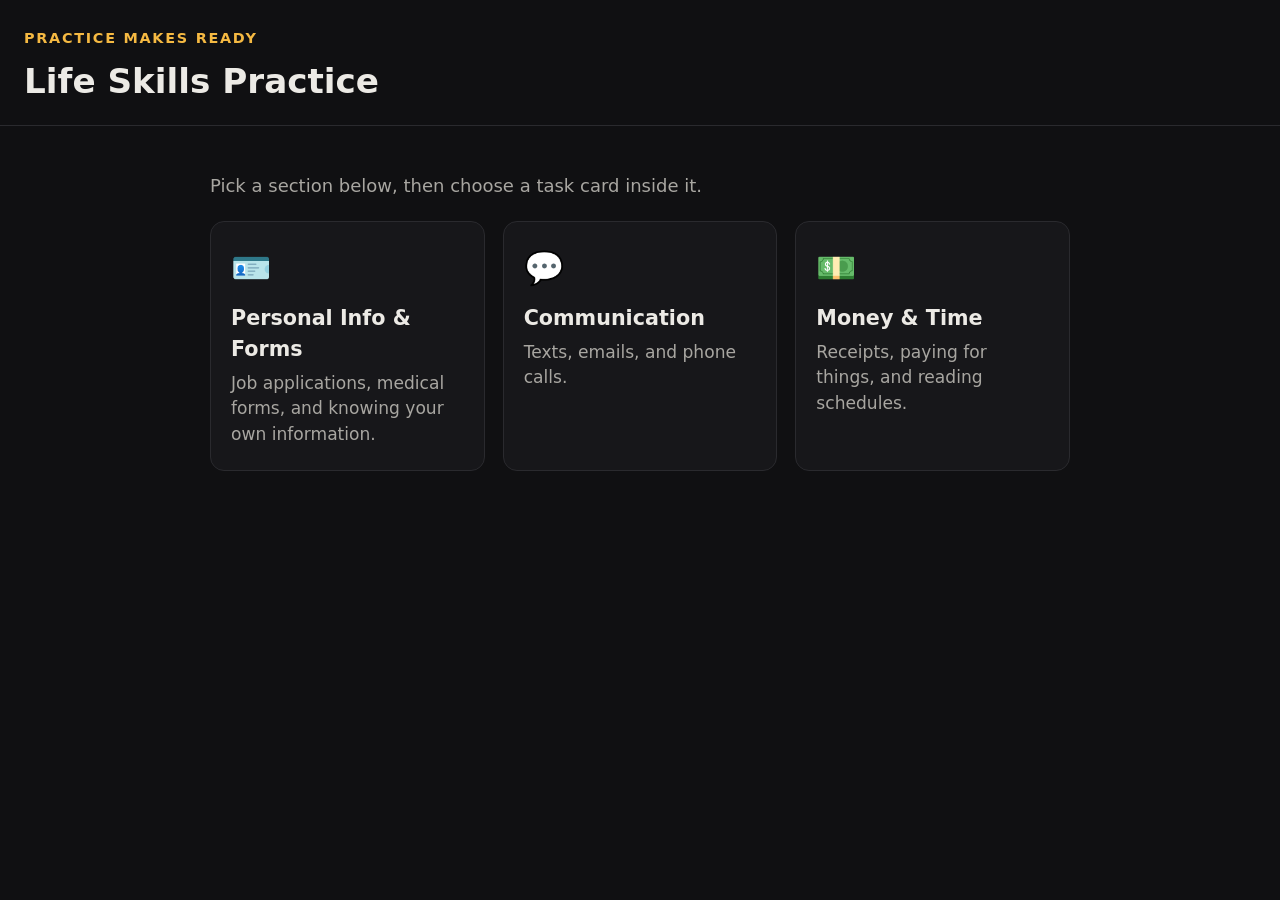
<file: index.html>
<!DOCTYPE html>
<html lang="en">
<head>
<meta charset="UTF-8" />
<meta name="viewport" content="width=device-width, initial-scale=1.0" />
<title>Life Skills Practice</title>
<link rel="stylesheet" href="style.css" />
</head>
<body>
<header class="site-header">
  <p class="eyebrow">Practice makes ready</p>
  <h1>Life Skills Practice</h1>
</header>
<main>
  <p style="color: var(--text-dim);">Pick a section below, then choose a task card inside it.</p>
  <div class="tile-grid">
    <a class="tile" href="personal-info/index.html">
      <span class="tile-icon">🪪</span>
      <h3>Personal Info &amp; Forms</h3>
      <p>Job applications, medical forms, and knowing your own information.</p>
    </a>
    <a class="tile" href="communication/index.html">
      <span class="tile-icon">💬</span>
      <h3>Communication</h3>
      <p>Texts, emails, and phone calls.</p>
    </a>
    <a class="tile" href="money-time/index.html">
      <span class="tile-icon">💵</span>
      <h3>Money &amp; Time</h3>
      <p>Receipts, paying for things, and reading schedules.</p>
    </a>
  </div>
</main>
</body>
</html>
</file>
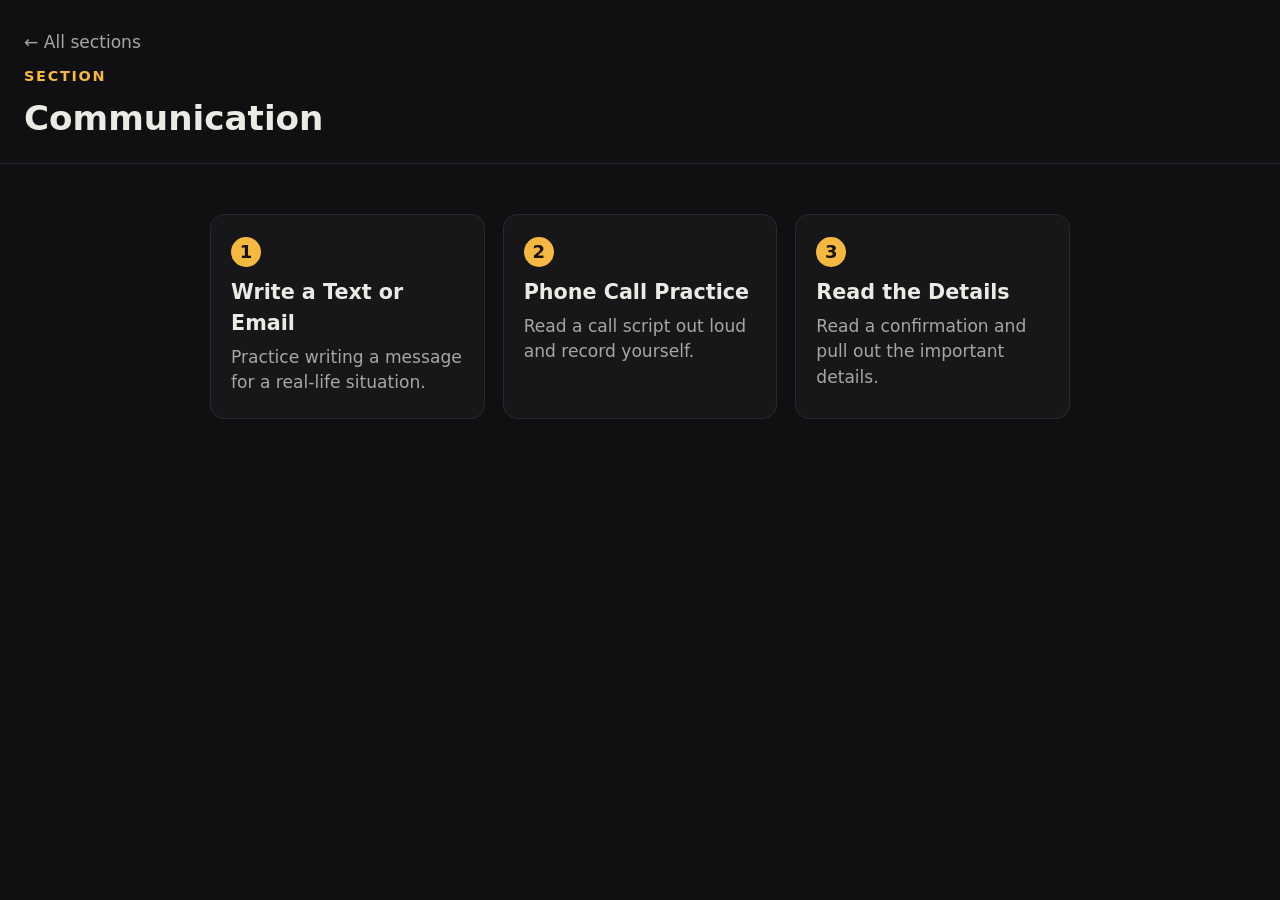
<file: communication/index.html>
<!DOCTYPE html>
<html lang="en">
<head>
<meta charset="UTF-8" />
<meta name="viewport" content="width=device-width, initial-scale=1.0" />
<title>Communication — Life Skills Practice</title>
<link rel="stylesheet" href="../style.css" />
</head>
<body>
<header class="site-header">
  <a class="back-link" href="../index.html">&larr; All sections</a>
  <p class="eyebrow">Section</p>
  <h1>Communication</h1>
</header>
<main>
  <div class="tile-grid">
    <a class="tile task-tile" href="task1-text-email.html">
      <span class="task-number">1</span>
      <h3>Write a Text or Email</h3>
      <p>Practice writing a message for a real-life situation.</p>
    </a>
    <a class="tile task-tile" href="task2-phone-call.html">
      <span class="task-number">2</span>
      <h3>Phone Call Practice</h3>
      <p>Read a call script out loud and record yourself.</p>
    </a>
    <a class="tile task-tile" href="task3-confirmation-reading.html">
      <span class="task-number">3</span>
      <h3>Read the Details</h3>
      <p>Read a confirmation and pull out the important details.</p>
    </a>
  </div>
</main>
</body>
</html>
</file>
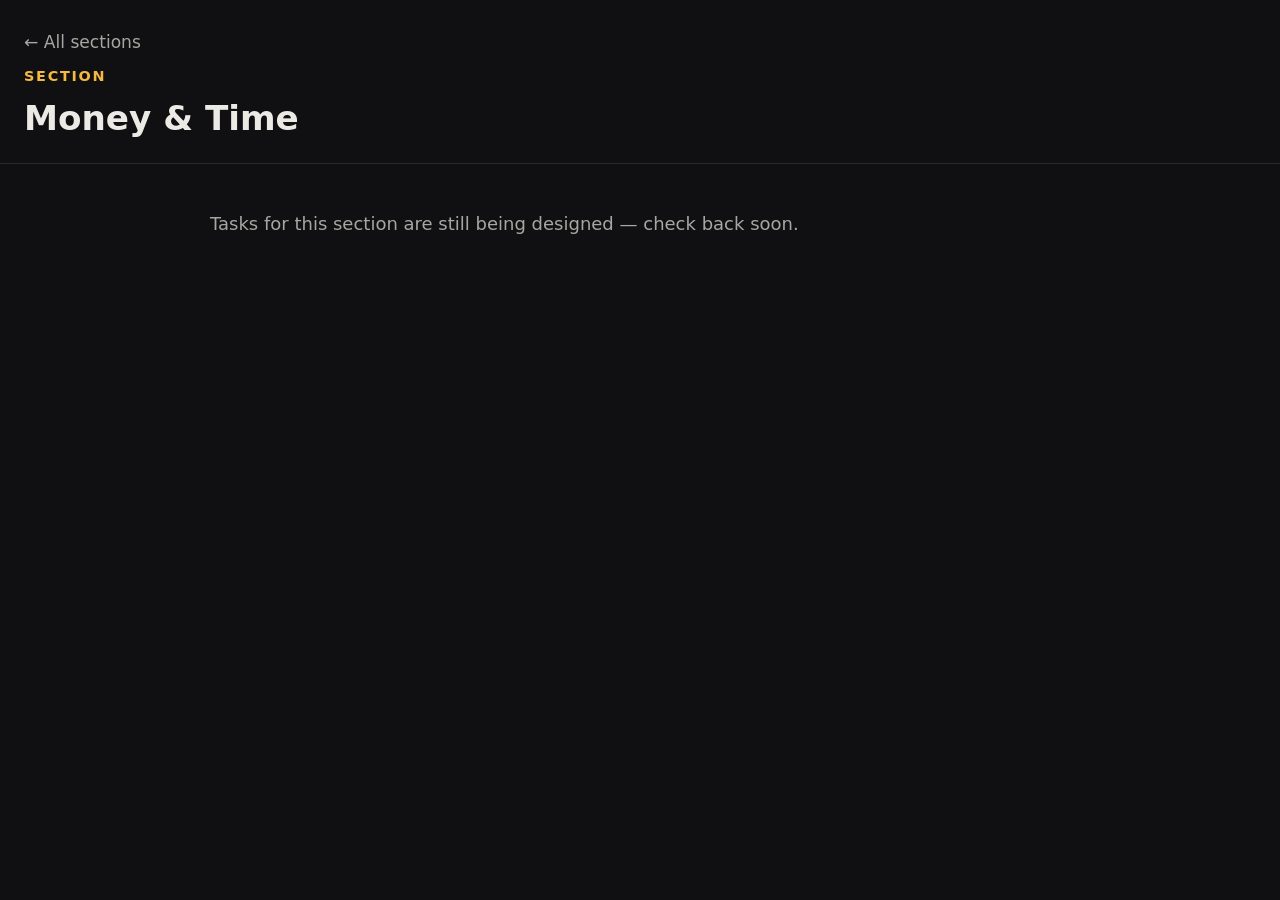
<file: money-time/index.html>
<!DOCTYPE html>
<html lang="en">
<head>
<meta charset="UTF-8" />
<meta name="viewport" content="width=device-width, initial-scale=1.0" />
<title>Money & Time — Life Skills Practice</title>
<link rel="stylesheet" href="../style.css" />
</head>
<body>
<header class="site-header">
  <a class="back-link" href="../index.html">&larr; All sections</a>
  <p class="eyebrow">Section</p>
  <h1>Money &amp; Time</h1>
</header>
<main>
  <p style="color: var(--text-dim);">Tasks for this section are still being designed — check back soon.</p>
</main>
</body>
</html>
</file>
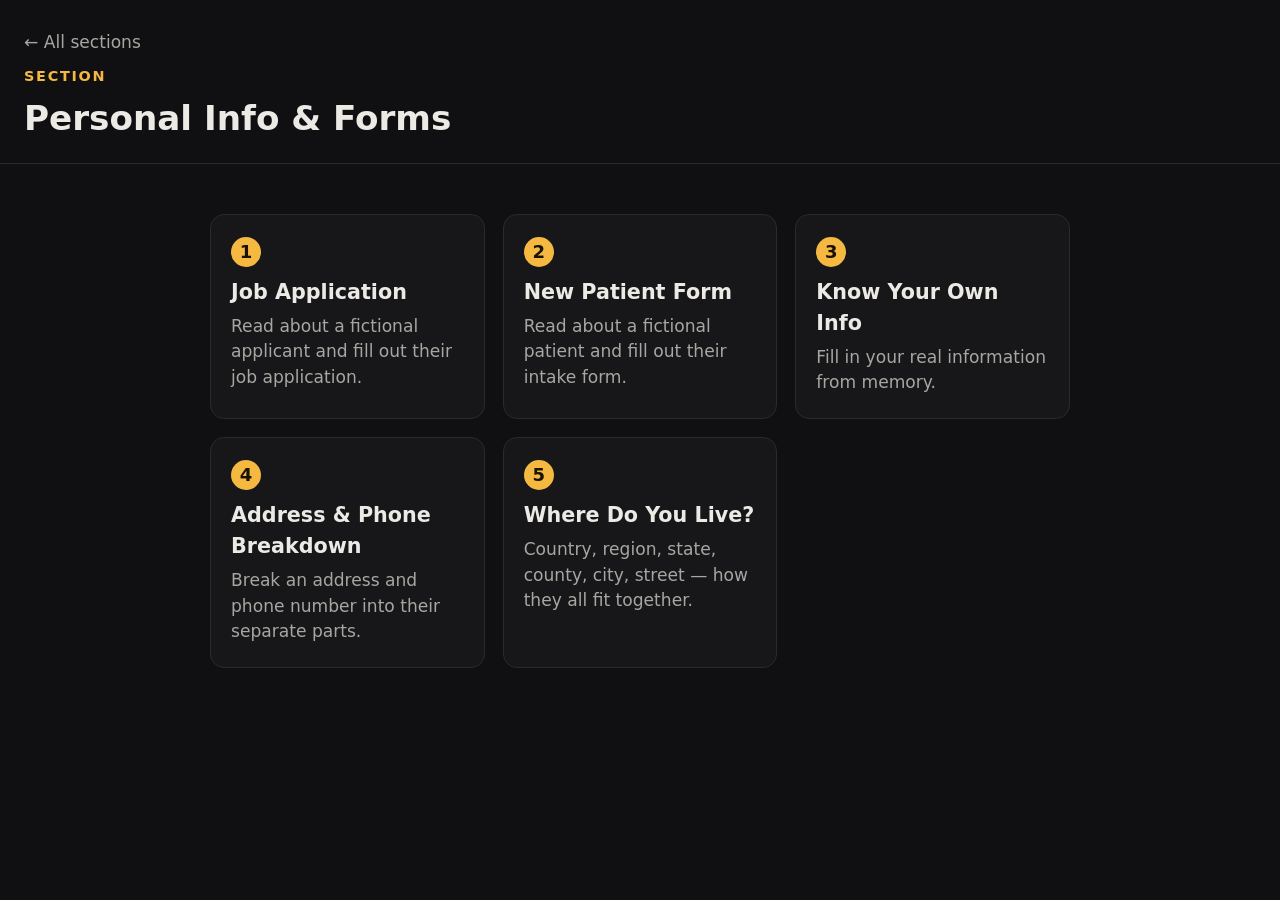
<file: personal-info/index.html>
<!DOCTYPE html>
<html lang="en">
<head>
<meta charset="UTF-8" />
<meta name="viewport" content="width=device-width, initial-scale=1.0" />
<title>Personal Info & Forms — Life Skills Practice</title>
<link rel="stylesheet" href="../style.css" />
</head>
<body>
<header class="site-header">
  <a class="back-link" href="../index.html">&larr; All sections</a>
  <p class="eyebrow">Section</p>
  <h1>Personal Info &amp; Forms</h1>
</header>
<main>
  <div class="tile-grid">
    <a class="tile task-tile" href="task1-job-application.html">
      <span class="task-number">1</span>
      <h3>Job Application</h3>
      <p>Read about a fictional applicant and fill out their job application.</p>
    </a>
    <a class="tile task-tile" href="task2-medical-intake.html">
      <span class="task-number">2</span>
      <h3>New Patient Form</h3>
      <p>Read about a fictional patient and fill out their intake form.</p>
    </a>
    <a class="tile task-tile" href="task3-real-info-recall.html">
      <span class="task-number">3</span>
      <h3>Know Your Own Info</h3>
      <p>Fill in your real information from memory.</p>
    </a>
    <a class="tile task-tile" href="task4-address-phone-breakdown.html">
      <span class="task-number">4</span>
      <h3>Address &amp; Phone Breakdown</h3>
      <p>Break an address and phone number into their separate parts.</p>
    </a>
    <a class="tile task-tile" href="task5-geography-hierarchy.html">
      <span class="task-number">5</span>
      <h3>Where Do You Live?</h3>
      <p>Country, region, state, county, city, street — how they all fit together.</p>
    </a>
  </div>
</main>
</body>
</html>
</file>
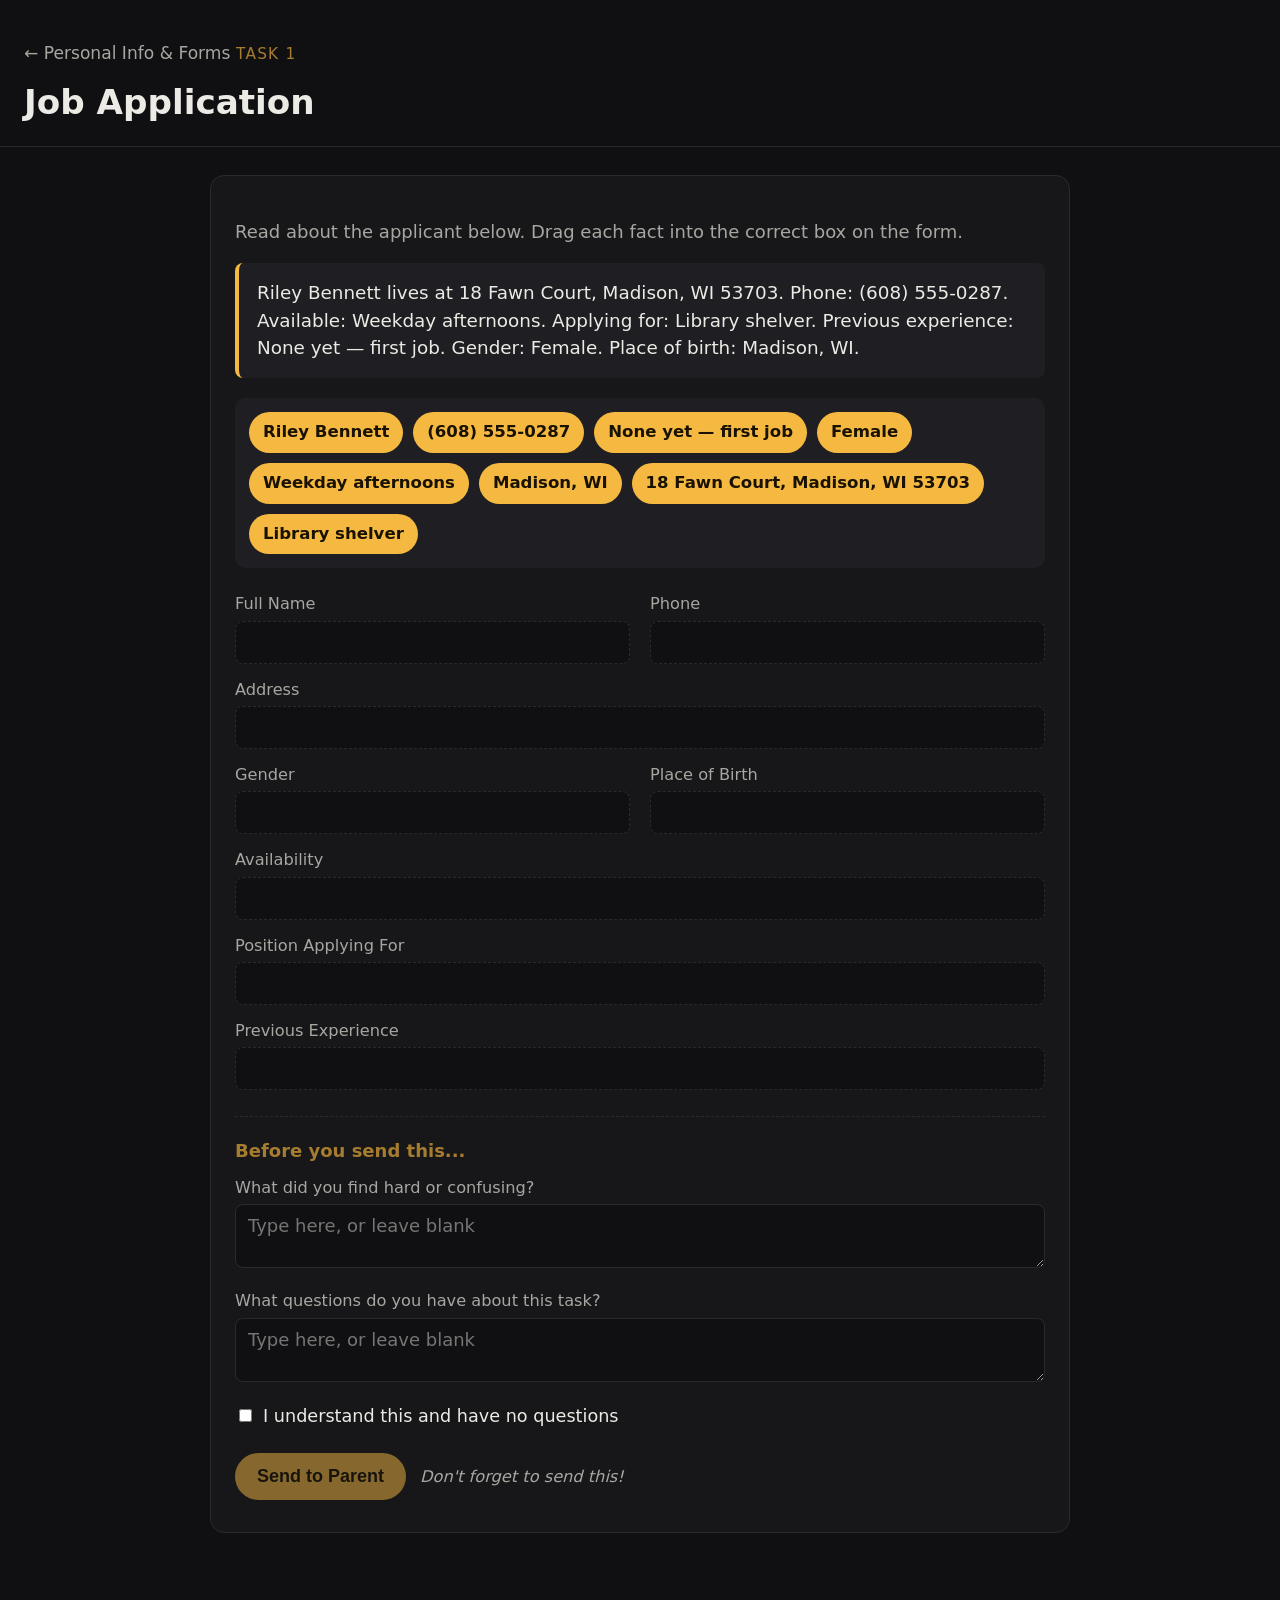
<file: task1-job-application.html>
<!DOCTYPE html>
<html lang="en">
<head>
<meta charset="UTF-8" />
<meta name="viewport" content="width=device-width, initial-scale=1.0" />
<title>Task 1: Job Application — Life Skills Practice</title>
<link rel="stylesheet" href="../style.css" />
</head>
<body>
<header class="site-header">
  <a class="back-link" href="index.html">&larr; Personal Info &amp; Forms</a>
  <p class="section-badge">Task 1</p>
  <h1>Job Application</h1>
</header>
<main>
  <div class="task-card">
    <p style="color: var(--text-dim);">Read about the applicant below. Drag each fact into the correct box on the form.</p>
    <div id="bio-box" class="bio-box"></div>

    <div id="chip-pool" class="chip-pool"></div>

    <form id="application-form" onsubmit="return false;">
      <div class="two-col">
        <div class="field-row drop-target" data-accepts="name"><label>Full Name</label><input type="text" readonly /></div>
        <div class="field-row drop-target" data-accepts="phone"><label>Phone</label><input type="text" readonly /></div>
      </div>
      <div class="field-row drop-target" data-accepts="address"><label>Address</label><input type="text" readonly /></div>
      <div class="two-col">
        <div class="field-row drop-target" data-accepts="gender"><label>Gender</label><input type="text" readonly /></div>
        <div class="field-row drop-target" data-accepts="pob"><label>Place of Birth</label><input type="text" readonly /></div>
      </div>
      <div class="field-row drop-target" data-accepts="availability"><label>Availability</label><input type="text" readonly /></div>
      <div class="field-row drop-target" data-accepts="position"><label>Position Applying For</label><input type="text" readonly /></div>
      <div class="field-row drop-target" data-accepts="experience"><label>Previous Experience</label><input type="text" readonly /></div>
    </form>

    <div id="feedback-root"></div>

    <div class="actions-row">
      <button id="send-btn" class="primary-btn" disabled onclick="handleSend()">Send to Parent</button>
      <span class="send-reminder">Don't forget to send this!</span>
    </div>
    <div id="send-status" class="status-msg"></div>
  </div>
</main>

<script src="../personas.js"></script>
<script src="../app.js"></script>
<script>
  const persona = pickPersona();

  document.getElementById("bio-box").textContent = jobApplicationBio(persona);

  const chips = [
    { key: "name", value: persona.name },
    { key: "phone", value: formatPhone(persona.areaCode, persona.prefix, persona.line) },
    { key: "address", value: `${persona.houseNumber} ${persona.street}, ${persona.city}, ${persona.state} ${persona.zip}` },
    { key: "gender", value: persona.gender },
    { key: "pob", value: persona.placeOfBirth },
    { key: "availability", value: persona.availability },
    { key: "position", value: persona.position },
    { key: "experience", value: persona.experience }
  ];

  // Shuffle chip order so they aren't already lined up with the form.
  chips.sort(() => Math.random() - 0.5);

  const pool = document.getElementById("chip-pool");
  chips.forEach((c) => {
    const el = document.createElement("span");
    el.className = "chip";
    el.dataset.key = c.key;
    el.dataset.value = c.value;
    el.textContent = c.value;
    pool.appendChild(el);
  });

  wireDragAndDrop();

  function handleSend() {
    const data = {};
    document.querySelectorAll(".drop-target").forEach((t) => {
      data[t.dataset.accepts] = t.querySelector("input").value;
    });
    sendToParent("Job Application", data);
  }
</script>
</body>
</html>
</file>
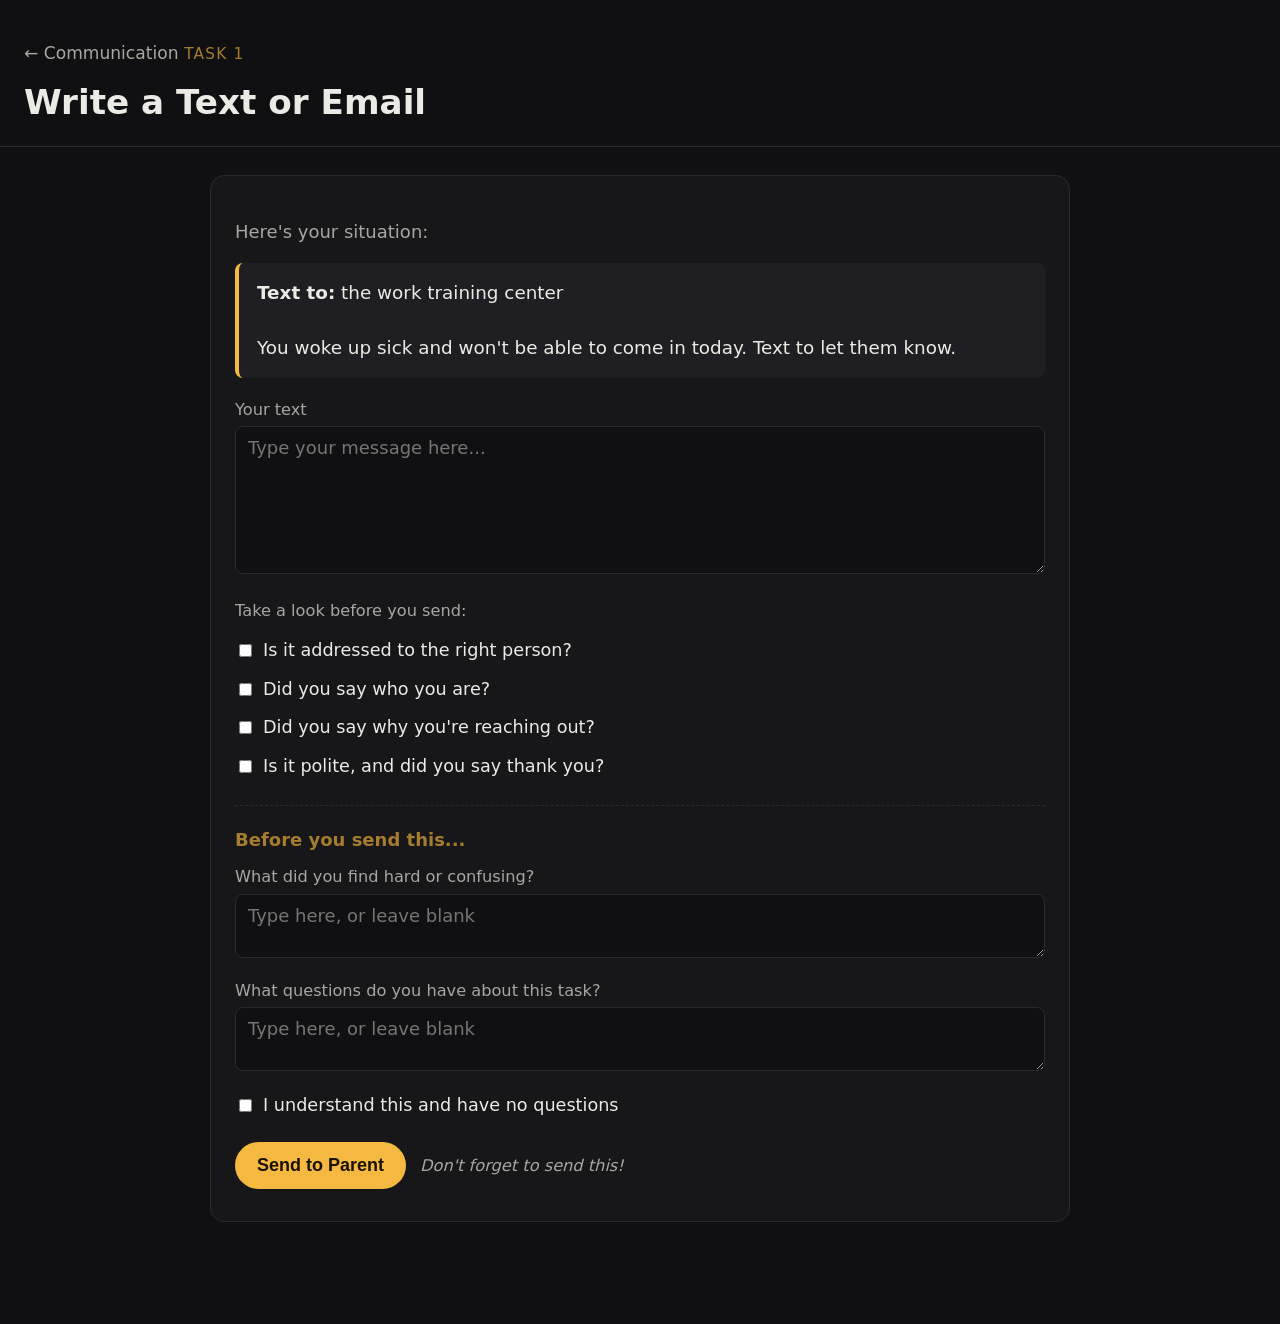
<file: task1-text-email.html>
<!DOCTYPE html>
<html lang="en">
<head>
<meta charset="UTF-8" />
<meta name="viewport" content="width=device-width, initial-scale=1.0" />
<title>Task 1: Write a Text or Email — Life Skills Practice</title>
<link rel="stylesheet" href="../style.css" />
</head>
<body>
<header class="site-header">
  <a class="back-link" href="index.html">&larr; Communication</a>
  <p class="section-badge">Task 1</p>
  <h1>Write a Text or Email</h1>
</header>
<main>
  <div class="task-card">
    <p style="color: var(--text-dim);">Here's your situation:</p>
    <div id="scenario-box" class="bio-box"></div>

    <div class="field-row">
      <label id="message-label">Your message</label>
      <textarea id="message-body" rows="6" placeholder="Type your message here..."></textarea>
    </div>

    <div class="field-row" style="margin-top: 18px;">
      <label>Take a look before you send:</label>
    </div>
    <div class="checkbox-row"><input type="checkbox" id="chk-1" /><label for="chk-1">Is it addressed to the right person?</label></div>
    <div class="checkbox-row"><input type="checkbox" id="chk-2" /><label for="chk-2">Did you say who you are?</label></div>
    <div class="checkbox-row"><input type="checkbox" id="chk-3" /><label for="chk-3">Did you say why you're reaching out?</label></div>
    <div class="checkbox-row"><input type="checkbox" id="chk-4" /><label for="chk-4">Is it polite, and did you say thank you?</label></div>

    <div id="feedback-root"></div>

    <div class="actions-row">
      <button class="primary-btn" onclick="handleSend()">Send to Parent</button>
      <span class="send-reminder">Don't forget to send this!</span>
    </div>
    <div id="send-status" class="status-msg"></div>
  </div>
</main>

<script src="../app.js"></script>
<script>
  const SCENARIOS = [
    {
      type: "Text",
      recipient: "the front desk at your doctor's office",
      prompt: "You have an appointment tomorrow at 2:00pm, but you need to reschedule it. Text the front desk to ask about moving it."
    },
    {
      type: "Email",
      recipient: "your doctor's office",
      prompt: "You have a question about a medication you were prescribed. Email the office to ask about it before your next visit."
    },
    {
      type: "Email",
      recipient: "your instructor at the work training center",
      prompt: "You didn't understand part of yesterday's lesson. Email your instructor to ask them to explain it again."
    },
    {
      type: "Text",
      recipient: "the work training center",
      prompt: "You woke up sick and won't be able to come in today. Text to let them know."
    },
    {
      type: "Text",
      recipient: "the work training center",
      prompt: "You're stuck in traffic and will be about 15 minutes late. Text to let them know."
    },
    {
      type: "Email",
      recipient: "the work training center office",
      prompt: "You'll need to miss the whole day next Friday for a family event. Email ahead of time to let them know."
    },
    {
      type: "Text",
      recipient: "your Equine Therapy instructor",
      prompt: "You have a schedule conflict next week and need to miss your Equine Therapy session. Text to let them know ahead of time."
    },
    {
      type: "Email",
      recipient: "your Equine Therapy program",
      prompt: "You want to ask whether you can bring a friend to watch your next session. Email to ask."
    },
    {
      type: "Text",
      recipient: "your Physical Therapist's office",
      prompt: "You're running about 10 minutes late to your PT appointment. Text to give them a heads up."
    },
    {
      type: "Email",
      recipient: "your Physical Therapist's office",
      prompt: "You need to reschedule your PT appointment next week. Email the office to ask about other available times."
    }
  ];

  const scenario = SCENARIOS[Math.floor(Math.random() * SCENARIOS.length)];
  document.getElementById("scenario-box").innerHTML =
    `<strong>${scenario.type} to:</strong> ${scenario.recipient}<br><br>${scenario.prompt}`;
  document.getElementById("message-label").textContent = `Your ${scenario.type.toLowerCase()}`;

  function handleSend() {
    const data = {
      scenarioType: scenario.type,
      recipient: scenario.recipient,
      prompt: scenario.prompt,
      message: document.getElementById("message-body").value,
      selfCheck: {
        addressedToRightPerson: document.getElementById("chk-1").checked,
        saidWhoTheyAre: document.getElementById("chk-2").checked,
        saidWhyReachingOut: document.getElementById("chk-3").checked,
        politeAndThankYou: document.getElementById("chk-4").checked
      }
    };
    sendToParent("Write a Text or Email", data);
  }
</script>
</body>
</html>
</file>
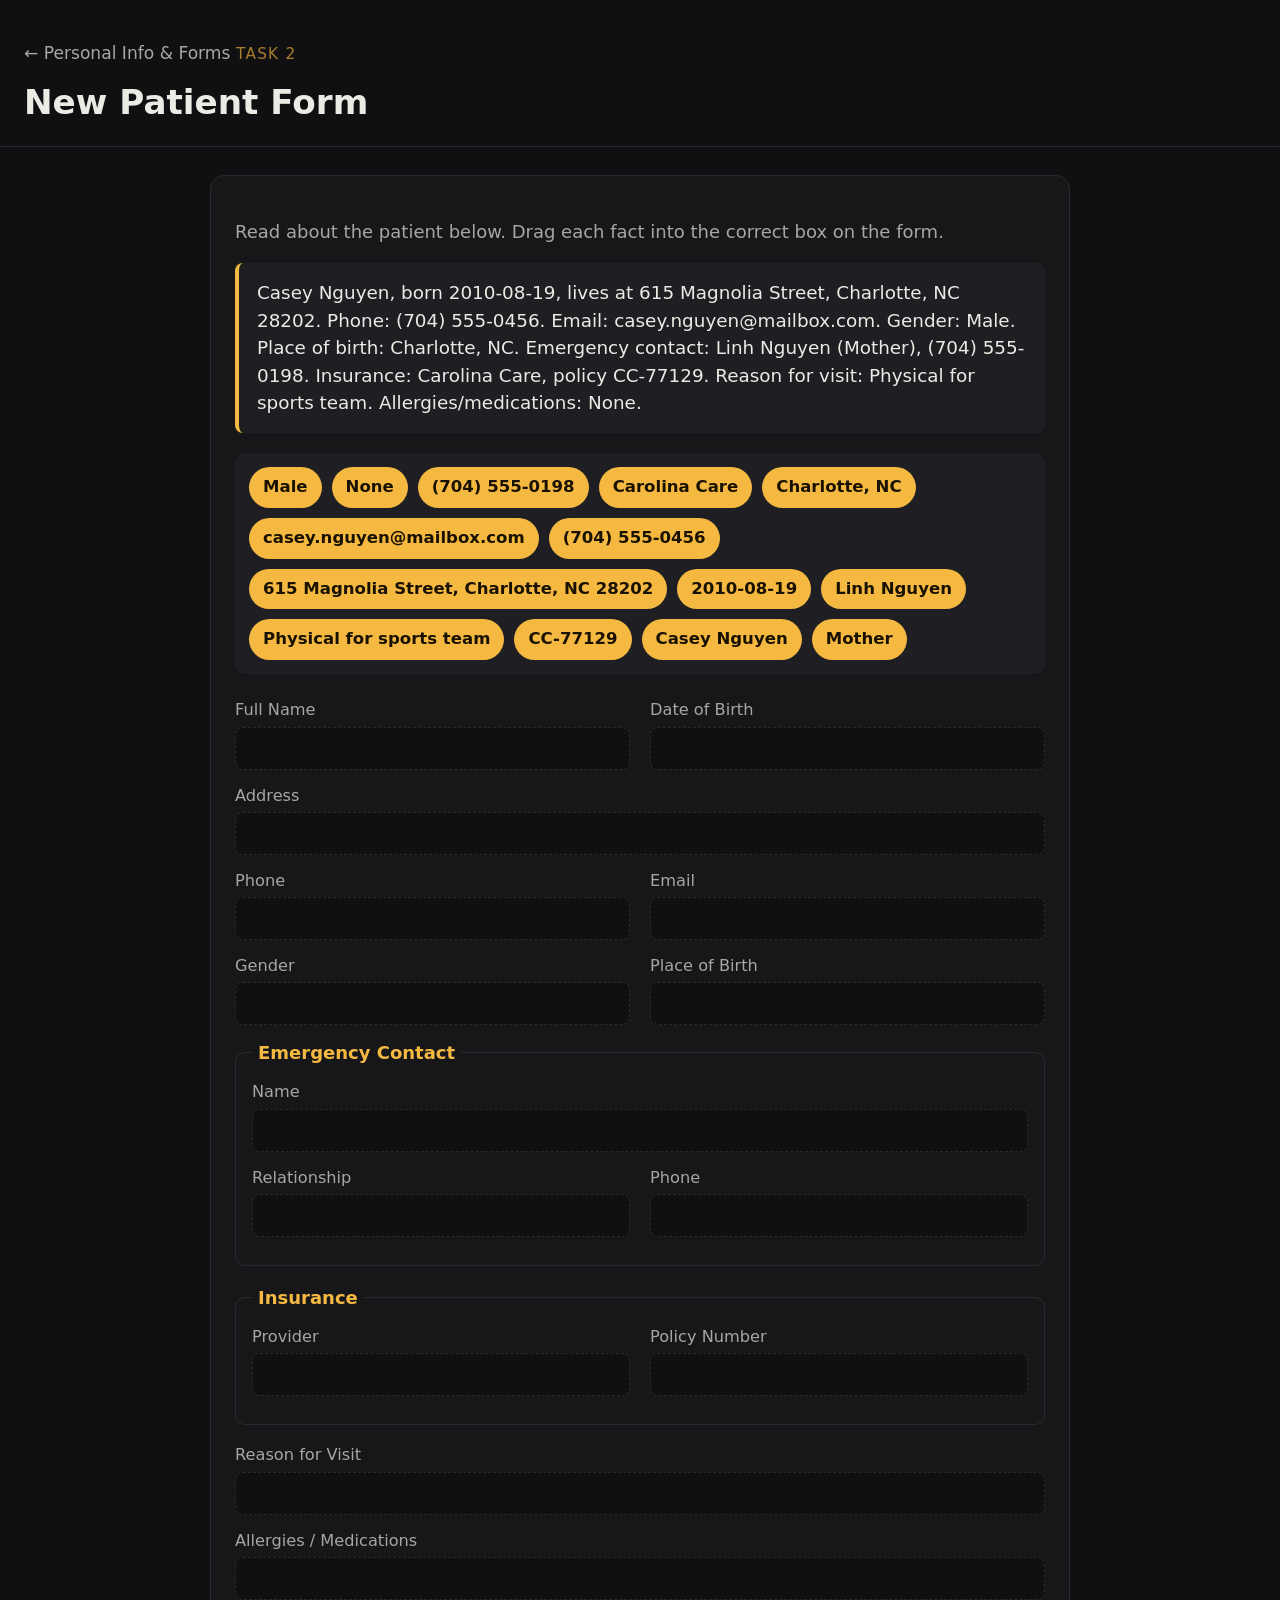
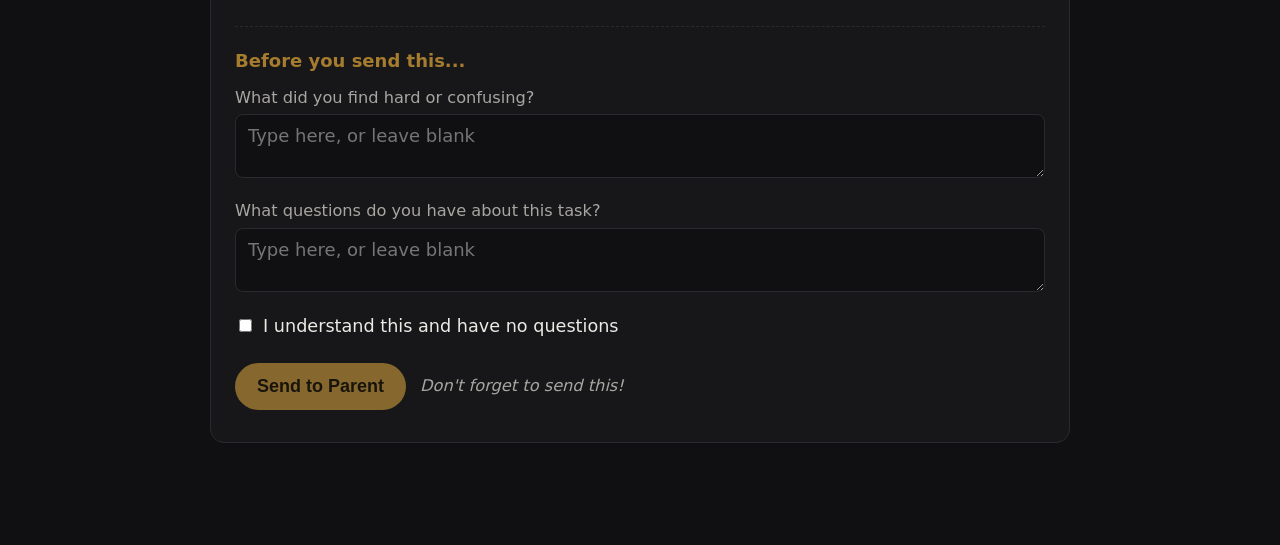
<file: task2-medical-intake.html>
<!DOCTYPE html>
<html lang="en">
<head>
<meta charset="UTF-8" />
<meta name="viewport" content="width=device-width, initial-scale=1.0" />
<title>Task 2: New Patient Form — Life Skills Practice</title>
<link rel="stylesheet" href="../style.css" />
</head>
<body>
<header class="site-header">
  <a class="back-link" href="index.html">&larr; Personal Info &amp; Forms</a>
  <p class="section-badge">Task 2</p>
  <h1>New Patient Form</h1>
</header>
<main>
  <div class="task-card">
    <p style="color: var(--text-dim);">Read about the patient below. Drag each fact into the correct box on the form.</p>
    <div id="bio-box" class="bio-box"></div>

    <div id="chip-pool" class="chip-pool"></div>

    <form id="intake-form" onsubmit="return false;">
      <div class="two-col">
        <div class="field-row drop-target" data-accepts="name"><label>Full Name</label><input type="text" readonly /></div>
        <div class="field-row drop-target" data-accepts="dob"><label>Date of Birth</label><input type="text" readonly /></div>
      </div>
      <div class="field-row drop-target" data-accepts="address"><label>Address</label><input type="text" readonly /></div>
      <div class="two-col">
        <div class="field-row drop-target" data-accepts="phone"><label>Phone</label><input type="text" readonly /></div>
        <div class="field-row drop-target" data-accepts="email"><label>Email</label><input type="text" readonly /></div>
      </div>
      <div class="two-col">
        <div class="field-row drop-target" data-accepts="gender"><label>Gender</label><input type="text" readonly /></div>
        <div class="field-row drop-target" data-accepts="pob"><label>Place of Birth</label><input type="text" readonly /></div>
      </div>
      <fieldset>
        <legend>Emergency Contact</legend>
        <div class="field-row drop-target" data-accepts="ecName"><label>Name</label><input type="text" readonly /></div>
        <div class="two-col">
          <div class="field-row drop-target" data-accepts="ecRelationship"><label>Relationship</label><input type="text" readonly /></div>
          <div class="field-row drop-target" data-accepts="ecPhone"><label>Phone</label><input type="text" readonly /></div>
        </div>
      </fieldset>
      <fieldset>
        <legend>Insurance</legend>
        <div class="two-col">
          <div class="field-row drop-target" data-accepts="insuranceProvider"><label>Provider</label><input type="text" readonly /></div>
          <div class="field-row drop-target" data-accepts="insurancePolicy"><label>Policy Number</label><input type="text" readonly /></div>
        </div>
      </fieldset>
      <div class="field-row drop-target" data-accepts="reason"><label>Reason for Visit</label><input type="text" readonly /></div>
      <div class="field-row drop-target" data-accepts="allergies"><label>Allergies / Medications</label><input type="text" readonly /></div>
    </form>

    <div id="feedback-root"></div>

    <div class="actions-row">
      <button id="send-btn" class="primary-btn" disabled onclick="handleSend()">Send to Parent</button>
      <span class="send-reminder">Don't forget to send this!</span>
    </div>
    <div id="send-status" class="status-msg"></div>
  </div>
</main>

<script src="../personas.js"></script>
<script src="../app.js"></script>
<script>
  const persona = pickPersona();

  document.getElementById("bio-box").textContent = medicalIntakeBio(persona);

  const chips = [
    { key: "name", value: persona.name },
    { key: "dob", value: persona.dob },
    { key: "address", value: `${persona.houseNumber} ${persona.street}, ${persona.city}, ${persona.state} ${persona.zip}` },
    { key: "phone", value: formatPhone(persona.areaCode, persona.prefix, persona.line) },
    { key: "email", value: persona.email },
    { key: "gender", value: persona.gender },
    { key: "pob", value: persona.placeOfBirth },
    { key: "ecName", value: persona.emergencyContactName },
    { key: "ecRelationship", value: persona.emergencyContactRelationship },
    { key: "ecPhone", value: persona.emergencyContactPhone },
    { key: "insuranceProvider", value: persona.insuranceProvider },
    { key: "insurancePolicy", value: persona.insurancePolicy },
    { key: "reason", value: persona.reasonForVisit },
    { key: "allergies", value: persona.allergies }
  ];

  chips.sort(() => Math.random() - 0.5);

  const pool = document.getElementById("chip-pool");
  chips.forEach((c) => {
    const el = document.createElement("span");
    el.className = "chip";
    el.dataset.key = c.key;
    el.dataset.value = c.value;
    el.textContent = c.value;
    pool.appendChild(el);
  });

  wireDragAndDrop();

  function handleSend() {
    const data = {};
    document.querySelectorAll(".drop-target").forEach((t) => {
      data[t.dataset.accepts] = t.querySelector("input").value;
    });
    sendToParent("New Patient Form", data);
  }
</script>
</body>
</html>
</file>
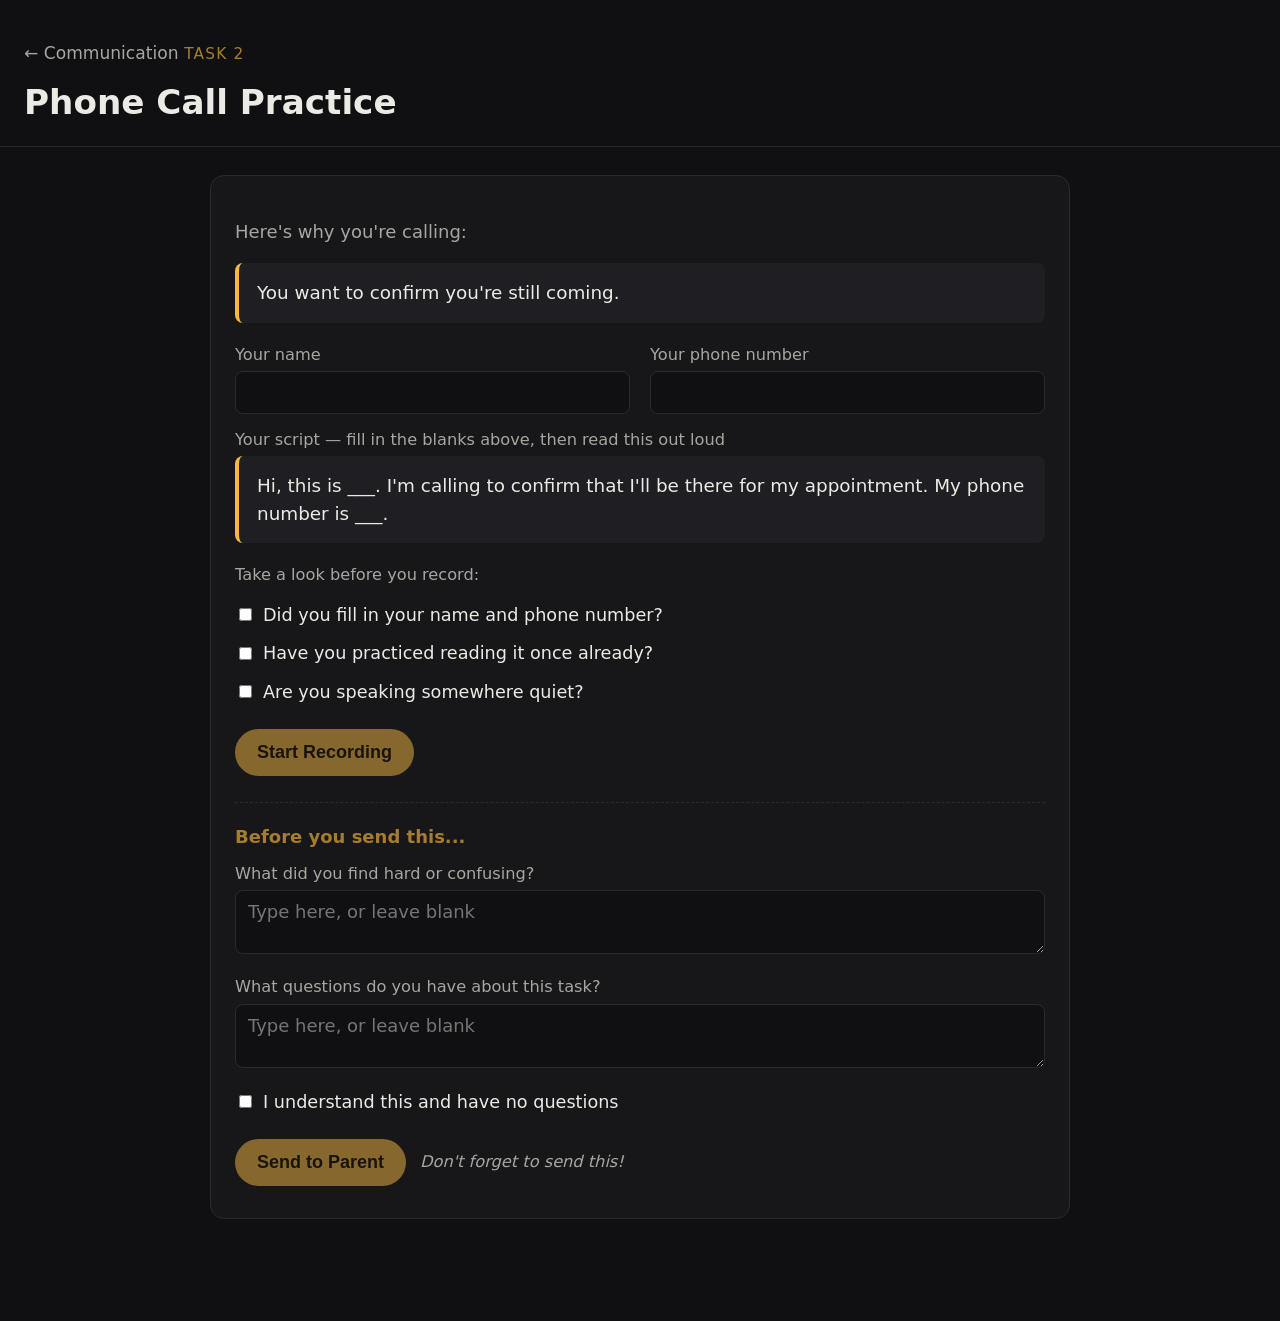
<file: task2-phone-call.html>
<!DOCTYPE html>
<html lang="en">
<head>
<meta charset="UTF-8" />
<meta name="viewport" content="width=device-width, initial-scale=1.0" />
<title>Task 2: Phone Call Practice — Life Skills Practice</title>
<link rel="stylesheet" href="../style.css" />
</head>
<body>
<header class="site-header">
  <a class="back-link" href="index.html">&larr; Communication</a>
  <p class="section-badge">Task 2</p>
  <h1>Phone Call Practice</h1>
</header>
<main>
  <div class="task-card">
    <p style="color: var(--text-dim);">Here's why you're calling:</p>
    <div id="objective-box" class="bio-box"></div>

    <div class="two-col">
      <div class="field-row"><label>Your name</label><input type="text" id="f-name" /></div>
      <div class="field-row"><label>Your phone number</label><input type="tel" id="f-phone" /></div>
    </div>
    <div class="field-row" id="extra-field-row" style="display:none;">
      <label id="extra-field-label"></label>
      <input type="text" id="f-extra" />
    </div>

    <div class="field-row">
      <label>Your script — fill in the blanks above, then read this out loud</label>
      <div id="script-box" class="bio-box"></div>
    </div>

    <div class="field-row" style="margin-top: 18px;">
      <label>Take a look before you record:</label>
    </div>
    <div class="checkbox-row"><input type="checkbox" id="chk-1" onchange="updateRecordEnabled()" /><label for="chk-1">Did you fill in your name and phone number?</label></div>
    <div class="checkbox-row"><input type="checkbox" id="chk-2" onchange="updateRecordEnabled()" /><label for="chk-2">Have you practiced reading it once already?</label></div>
    <div class="checkbox-row"><input type="checkbox" id="chk-3" onchange="updateRecordEnabled()" /><label for="chk-3">Are you speaking somewhere quiet?</label></div>

    <div class="actions-row">
      <button id="record-btn" class="primary-btn" disabled onclick="toggleRecording()">Start Recording</button>
    </div>
    <div id="record-status" class="status-msg"></div>
    <audio id="playback" controls style="display:none; margin-top: 12px; width: 100%;"></audio>

    <div id="feedback-root"></div>

    <div class="actions-row">
      <button id="send-btn" class="primary-btn" disabled onclick="handleSend()">Send to Parent</button>
      <span class="send-reminder">Don't forget to send this!</span>
    </div>
    <div id="send-status" class="status-msg"></div>
  </div>
</main>

<script src="../app.js"></script>
<script>
  const OBJECTIVES = [
    {
      reason: "You need to reschedule an appointment.",
      extraLabel: "What day would work better for you?",
      script: (name, phone, extra) =>
        `Hi, this is ${name || "___"}. I have an appointment and I need to reschedule it. Would ${extra || "___"} work instead? If we get disconnected, my phone number is ${phone || "___"}.`
    },
    {
      reason: "You want to ask what time you should arrive.",
      extraLabel: "(no extra info needed — leave blank)",
      script: (name, phone) =>
        `Hi, this is ${name || "___"}. I have an appointment coming up and I wanted to ask what time I should arrive. My phone number is ${phone || "___"} in case we get disconnected.`
    },
    {
      reason: "You're going to be late.",
      extraLabel: "About how many minutes late will you be?",
      script: (name, phone, extra) =>
        `Hi, this is ${name || "___"}. I'm calling to let you know I'll be about ${extra || "___"} minutes late today. My phone number is ${phone || "___"}.`
    },
    {
      reason: "You want to confirm you're still coming.",
      extraLabel: "(no extra info needed — leave blank)",
      script: (name, phone) =>
        `Hi, this is ${name || "___"}. I'm calling to confirm that I'll be there for my appointment. My phone number is ${phone || "___"}.`
    },
    {
      reason: "You need to cancel because you're not feeling well.",
      extraLabel: "(no extra info needed — leave blank)",
      script: (name, phone) =>
        `Hi, this is ${name || "___"}. I need to cancel my appointment today because I'm not feeling well. My phone number is ${phone || "___"}.`
    }
  ];

  const objective = OBJECTIVES[Math.floor(Math.random() * OBJECTIVES.length)];
  document.getElementById("objective-box").textContent = objective.reason;

  if (!objective.extraLabel.startsWith("(no extra")) {
    document.getElementById("extra-field-row").style.display = "block";
    document.getElementById("extra-field-label").textContent = objective.extraLabel;
  }

  function refreshScript() {
    const name = document.getElementById("f-name").value;
    const phone = document.getElementById("f-phone").value;
    const extra = document.getElementById("f-extra").value;
    document.getElementById("script-box").textContent = objective.script(name, phone, extra);
  }
  document.getElementById("f-name").addEventListener("input", refreshScript);
  document.getElementById("f-phone").addEventListener("input", refreshScript);
  document.getElementById("f-extra").addEventListener("input", refreshScript);
  refreshScript();

  function updateRecordEnabled() {
    const allChecked = ["chk-1", "chk-2", "chk-3"].every((id) => document.getElementById(id).checked);
    document.getElementById("record-btn").disabled = !allChecked;
  }

  let mediaRecorder, chunks = [], recordedBlob = null, stream = null;

  async function toggleRecording() {
    const btn = document.getElementById("record-btn");
    const statusEl = document.getElementById("record-status");

    if (!mediaRecorder || mediaRecorder.state === "inactive") {
      try {
        stream = await navigator.mediaDevices.getUserMedia({ audio: true });
      } catch (err) {
        statusEl.textContent = "Couldn't access the microphone. Check your device's permission settings.";
        statusEl.className = "status-msg err";
        return;
      }
      chunks = [];
      mediaRecorder = new MediaRecorder(stream);
      mediaRecorder.ondataavailable = (e) => chunks.push(e.data);
      mediaRecorder.onstop = () => {
        recordedBlob = new Blob(chunks, { type: "audio/webm" });
        const playback = document.getElementById("playback");
        playback.src = URL.createObjectURL(recordedBlob);
        playback.style.display = "block";
        document.getElementById("send-btn").disabled = false;
        stream.getTracks().forEach((t) => t.stop());
      };
      mediaRecorder.start();
      btn.textContent = "Stop Recording";
      statusEl.textContent = "Recording...";
      statusEl.className = "status-msg";
    } else {
      mediaRecorder.stop();
      btn.textContent = "Record Again";
      statusEl.textContent = "Recording saved below — listen back before sending.";
      statusEl.className = "status-msg ok";
    }
  }

  function handleSend() {
    if (!recordedBlob) return;
    const filename = `phone-call-practice-${Date.now()}.webm`;
    const file = new File([recordedBlob], filename, { type: "audio/webm" });
    sendFileToParent("Phone Call Practice", file);
  }
</script>
</body>
</html>
</file>
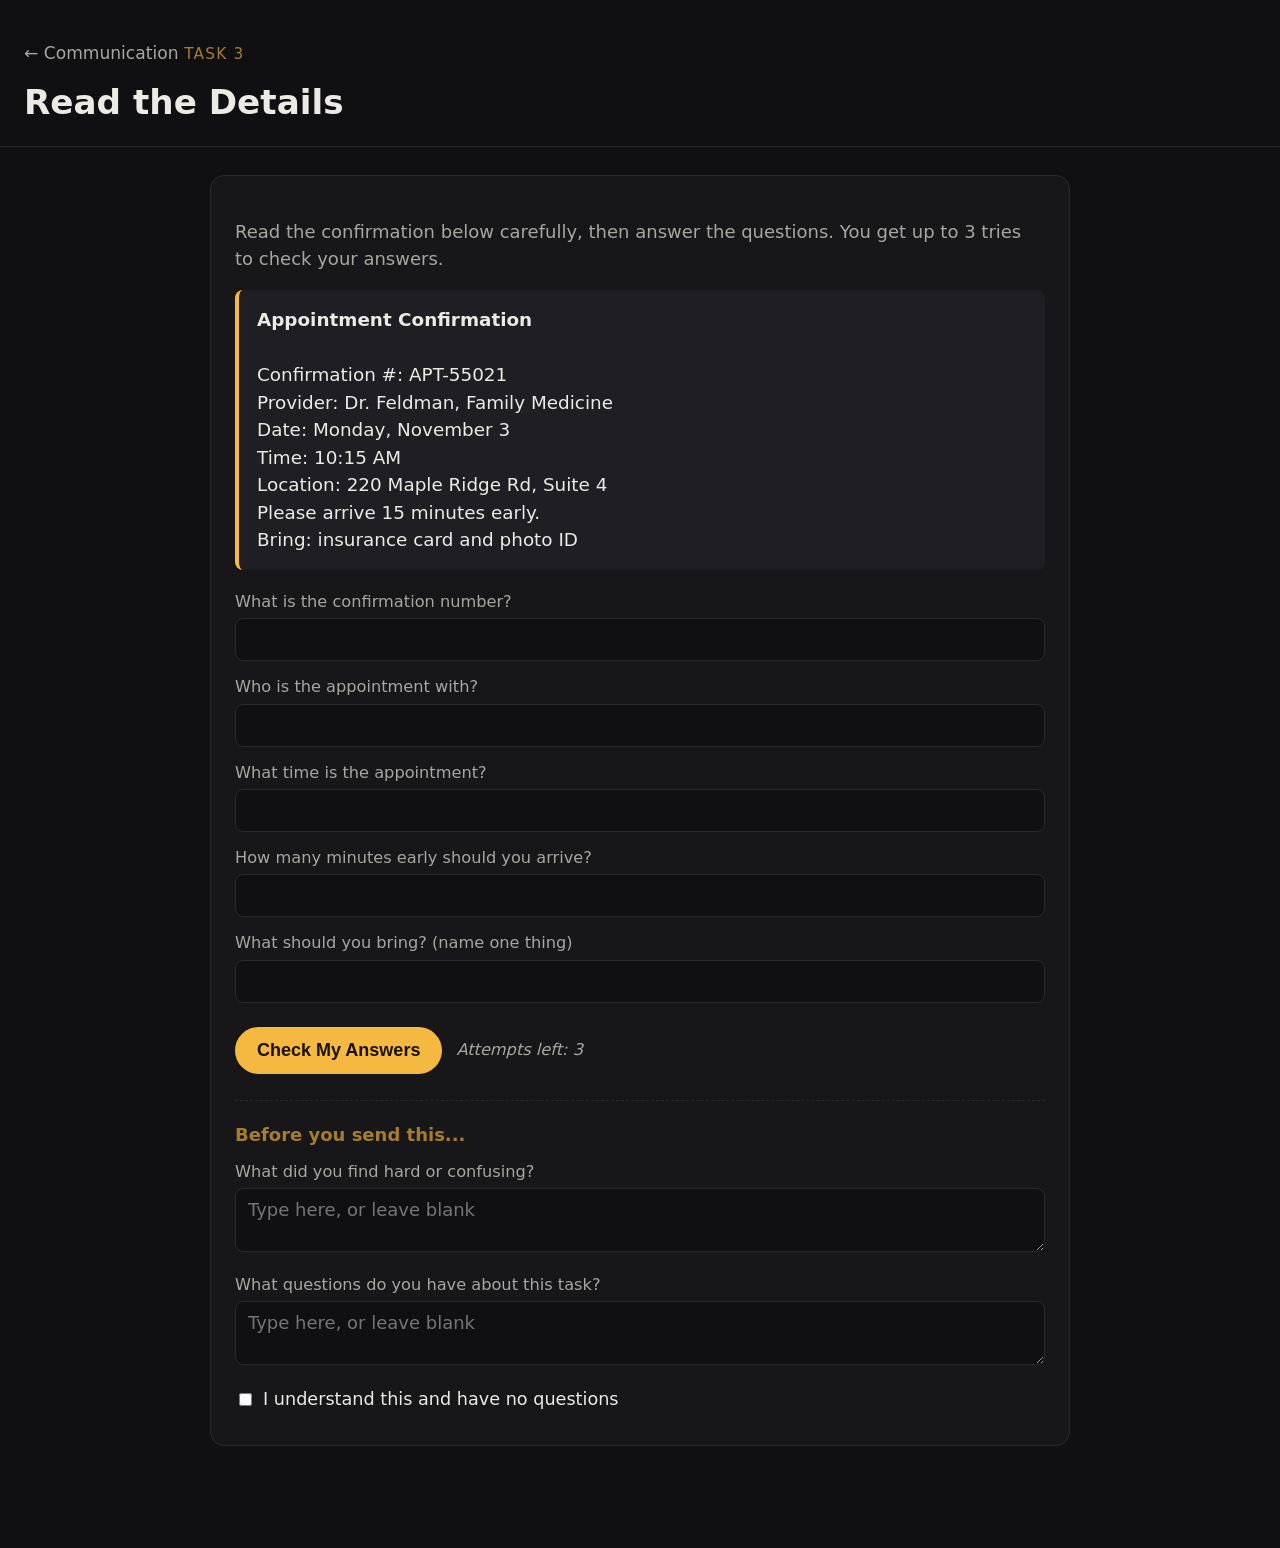
<file: task3-confirmation-reading.html>
<!DOCTYPE html>
<html lang="en">
<head>
<meta charset="UTF-8" />
<meta name="viewport" content="width=device-width, initial-scale=1.0" />
<title>Task 3: Read the Details — Life Skills Practice</title>
<link rel="stylesheet" href="../style.css" />
</head>
<body>
<header class="site-header">
  <a class="back-link" href="index.html">&larr; Communication</a>
  <p class="section-badge">Task 3</p>
  <h1>Read the Details</h1>
</header>
<main>
  <div class="task-card">
    <p style="color: var(--text-dim);">Read the confirmation below carefully, then answer the questions. You get up to 3 tries to check your answers.</p>
    <div id="confirmation-box" class="bio-box" style="white-space: pre-line;"></div>

    <form id="answer-form" onsubmit="return false;">
      <div id="questions-root"></div>
    </form>

    <div class="actions-row">
      <button id="check-btn" class="primary-btn" onclick="checkAnswers()">Check My Answers</button>
      <span id="attempts-left" class="send-reminder"></span>
    </div>
    <div id="results-summary" class="status-msg"></div>

    <div id="feedback-root"></div>
    <div id="send-status" class="status-msg"></div>
  </div>
</main>

<script src="../app.js"></script>
<script>
  const SCENARIOS = [
    {
      title: "Flight Confirmation",
      text:
`Confirmation #: FLT-88213
Airline: Skyline Air
Flight: 442
From: Charlotte (CLT)
To: Chicago (ORD)
Date: Thursday, October 8
Departure Time: 9:45 AM
Gate: B12
Seat: 14C
Baggage: 1 checked bag included`,
      questions: [
        { key: "confNum", q: "What is the confirmation number?", answer: "FLT-88213" },
        { key: "flightNum", q: "What is the flight number?", answer: "442" },
        { key: "departTime", q: "What time does the flight leave?", answer: "9:45 AM" },
        { key: "gate", q: "What gate does it leave from?", answer: "B12" },
        { key: "seat", q: "What seat number is assigned?", answer: "14C" }
      ]
    },
    {
      title: "Appointment Confirmation",
      text:
`Confirmation #: APT-55021
Provider: Dr. Feldman, Family Medicine
Date: Monday, November 3
Time: 10:15 AM
Location: 220 Maple Ridge Rd, Suite 4
Please arrive 15 minutes early.
Bring: insurance card and photo ID`,
      questions: [
        { key: "confNum", q: "What is the confirmation number?", answer: "APT-55021" },
        { key: "provider", q: "Who is the appointment with?", answer: "Dr. Feldman" },
        { key: "time", q: "What time is the appointment?", answer: "10:15 AM" },
        { key: "arrive", q: "How many minutes early should you arrive?", answer: "15" },
        { key: "bring", q: "What should you bring? (name one thing)", answer: ["insurance card", "photo id"] }
      ]
    },
    {
      title: "Party Invitation",
      text:
`You're Invited!
What: Maya's 16th Birthday Party
When: Saturday, September 20, 4:00 PM - 7:00 PM
Where: Riverside Park, Pavilion 3
RSVP by: September 13
Bring: a swimsuit and a towel`,
      questions: [
        { key: "who", q: "Whose birthday is it?", answer: "Maya" },
        { key: "date", q: "What day is the party?", answer: "September 20" },
        { key: "startTime", q: "What time does it start?", answer: "4:00 PM" },
        { key: "location", q: "Where is the party?", answer: "Riverside Park" },
        { key: "rsvp", q: "By what date do you need to RSVP?", answer: "September 13" }
      ]
    },
    {
      title: "Work Schedule Change",
      text:
`Schedule Update
Employee: You
Change: Your Wednesday shift has moved
Old Shift: Wednesday, 9:00 AM - 1:00 PM
New Shift: Wednesday, 12:00 PM - 4:00 PM
Effective: Starting next week
Questions? Contact your supervisor, Mr. Daniels, at extension 204`,
      questions: [
        { key: "oldStart", q: "What time did the shift used to start?", answer: "9:00 AM" },
        { key: "newStart", q: "What time does the new shift start?", answer: "12:00 PM" },
        { key: "newEnd", q: "What time does the new shift end?", answer: "4:00 PM" },
        { key: "supervisor", q: "Who is the supervisor to contact with questions?", answer: "Mr. Daniels" },
        { key: "extension", q: "What extension number should you call?", answer: "204" }
      ]
    }
  ];

  const scenario = SCENARIOS[Math.floor(Math.random() * SCENARIOS.length)];
  const MAX_ATTEMPTS = 3;
  let attemptsUsed = 0;
  let alreadySent = false;

  document.getElementById("confirmation-box").innerHTML =
    `<strong>${scenario.title}</strong>\n\n${scenario.text}`;

  const qRoot = document.getElementById("questions-root");
  scenario.questions.forEach((item) => {
    const row = document.createElement("div");
    row.className = "field-row";
    row.innerHTML = `<label>${item.q}</label><input type="text" id="q-${item.key}" autocomplete="off" />`;
    qRoot.appendChild(row);
  });

  updateAttemptsDisplay();

  function updateAttemptsDisplay() {
    const remaining = MAX_ATTEMPTS - attemptsUsed;
    document.getElementById("attempts-left").textContent =
      remaining > 0 ? `Attempts left: ${remaining}` : "No attempts left.";
  }

  function isCorrect(item, given) {
    const normalized = given.trim().toLowerCase();
    const answers = Array.isArray(item.answer) ? item.answer : [item.answer];
    return answers.some((a) => normalized === a.toLowerCase() || normalized.includes(a.toLowerCase()));
  }

  function checkAnswers() {
    if (alreadySent || attemptsUsed >= MAX_ATTEMPTS) return;
    attemptsUsed++;

    let correctCount = 0;
    const results = {};
    scenario.questions.forEach((item) => {
      const input = document.getElementById(`q-${item.key}`);
      const given = input.value;
      const correct = isCorrect(item, given);
      if (correct) correctCount++;
      results[item.key] = { question: item.q, given, correct };
      input.style.borderColor = correct ? "var(--good)" : "var(--bad)";
    });

    const allCorrect = correctCount === scenario.questions.length;
    document.getElementById("results-summary").textContent =
      `${correctCount} of ${scenario.questions.length} correct (attempt ${attemptsUsed} of ${MAX_ATTEMPTS}).`;
    document.getElementById("results-summary").className = allCorrect ? "status-msg ok" : "status-msg";

    updateAttemptsDisplay();

    if (allCorrect || attemptsUsed >= MAX_ATTEMPTS) {
      document.getElementById("check-btn").disabled = true;
      autoSend(results, correctCount, allCorrect);
    }
  }

  function autoSend(results, correctCount, allCorrect) {
    if (alreadySent) return;
    alreadySent = true;
    const data = {
      scenario: scenario.title,
      attemptsUsed: attemptsUsed,
      maxAttempts: MAX_ATTEMPTS,
      correctCount: correctCount,
      totalQuestions: scenario.questions.length,
      finishedEarlyWithPerfectScore: allCorrect && attemptsUsed < MAX_ATTEMPTS,
      answers: results
    };
    sendToParent("Read the Details", data);
  }
</script>
</body>
</html>
</file>
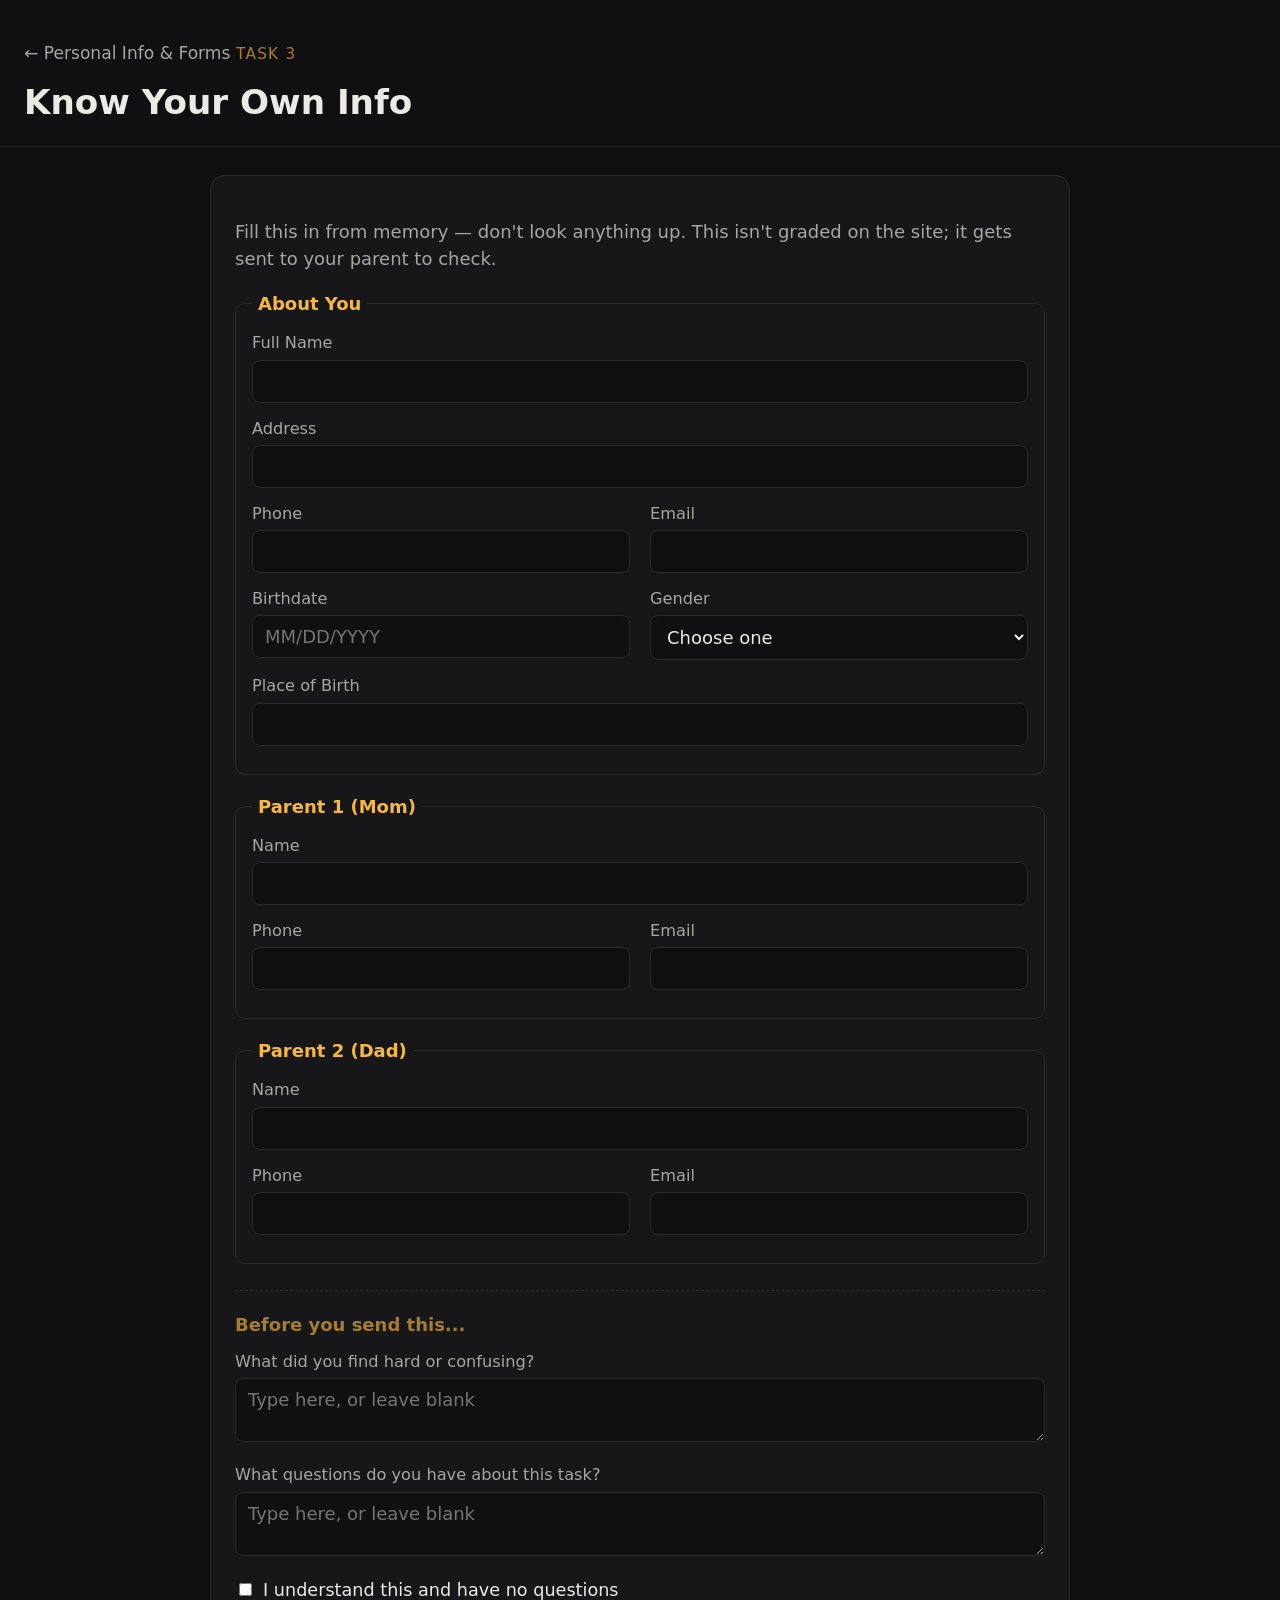
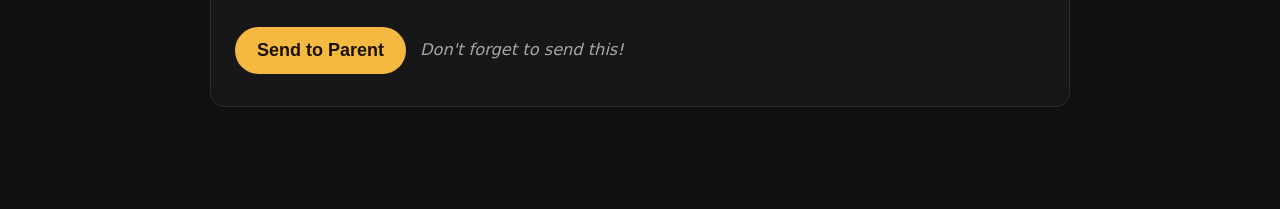
<file: task3-real-info-recall.html>
<!DOCTYPE html>
<html lang="en">
<head>
<meta charset="UTF-8" />
<meta name="viewport" content="width=device-width, initial-scale=1.0" />
<title>Task 3: Know Your Own Info — Life Skills Practice</title>
<link rel="stylesheet" href="../style.css" />
</head>
<body>
<header class="site-header">
  <a class="back-link" href="index.html">&larr; Personal Info &amp; Forms</a>
  <p class="section-badge">Task 3</p>
  <h1>Know Your Own Info</h1>
</header>
<main>
  <div class="task-card">
    <p style="color: var(--text-dim);">Fill this in from memory — don't look anything up. This isn't graded on the site; it gets sent to your parent to check.</p>

    <form id="recall-form" onsubmit="return false;">
      <fieldset>
        <legend>About You</legend>
        <div class="field-row"><label>Full Name</label><input type="text" id="f-name" /></div>
        <div class="field-row"><label>Address</label><input type="text" id="f-address" /></div>
        <div class="two-col">
          <div class="field-row"><label>Phone</label><input type="tel" id="f-phone" /></div>
          <div class="field-row"><label>Email</label><input type="email" id="f-email" /></div>
        </div>
        <div class="two-col">
          <div class="field-row"><label>Birthdate</label><input type="text" id="f-dob" placeholder="MM/DD/YYYY" /></div>
          <div class="field-row">
            <label>Gender</label>
            <select id="f-gender">
              <option value="">Choose one</option>
              <option>Male</option>
              <option>Female</option>
            </select>
          </div>
        </div>
        <div class="field-row"><label>Place of Birth</label><input type="text" id="f-pob" /></div>
      </fieldset>

      <fieldset>
        <legend>Parent 1 (Mom)</legend>
        <div class="field-row"><label>Name</label><input type="text" id="f-p1-name" /></div>
        <div class="two-col">
          <div class="field-row"><label>Phone</label><input type="tel" id="f-p1-phone" /></div>
          <div class="field-row"><label>Email</label><input type="email" id="f-p1-email" /></div>
        </div>
      </fieldset>

      <fieldset>
        <legend>Parent 2 (Dad)</legend>
        <div class="field-row"><label>Name</label><input type="text" id="f-p2-name" /></div>
        <div class="two-col">
          <div class="field-row"><label>Phone</label><input type="tel" id="f-p2-phone" /></div>
          <div class="field-row"><label>Email</label><input type="email" id="f-p2-email" /></div>
        </div>
      </fieldset>
    </form>

    <div id="feedback-root"></div>

    <div class="actions-row">
      <button class="primary-btn" onclick="handleSend()">Send to Parent</button>
      <span class="send-reminder">Don't forget to send this!</span>
    </div>
    <div id="send-status" class="status-msg"></div>
  </div>
</main>

<script src="../app.js"></script>
<script>
  function handleSend() {
    const ids = ["f-name","f-address","f-phone","f-email","f-dob","f-gender","f-pob",
                 "f-p1-name","f-p1-phone","f-p1-email","f-p2-name","f-p2-phone","f-p2-email"];
    const data = {};
    ids.forEach((id) => { data[id.replace("f-", "")] = document.getElementById(id).value; });
    sendToParent("Know Your Own Info", data);
  }
</script>
</body>
</html>
</file>
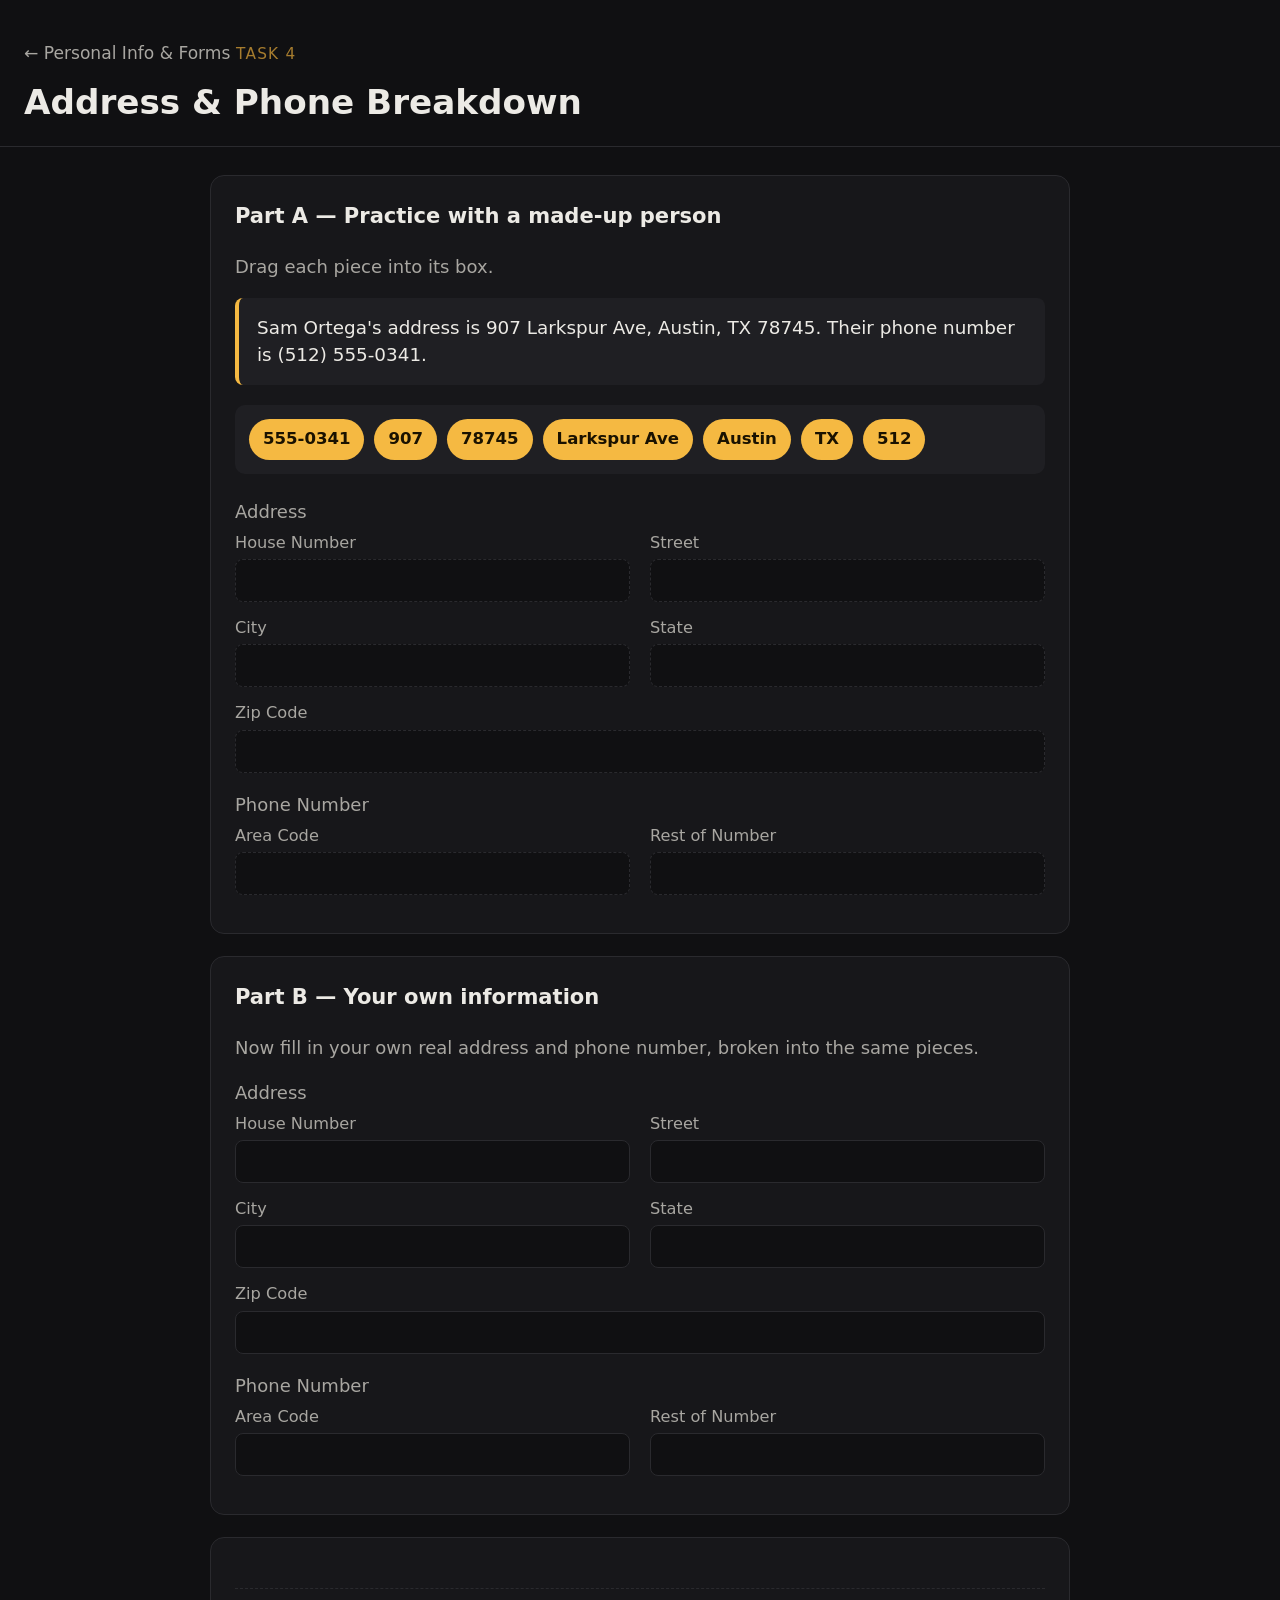
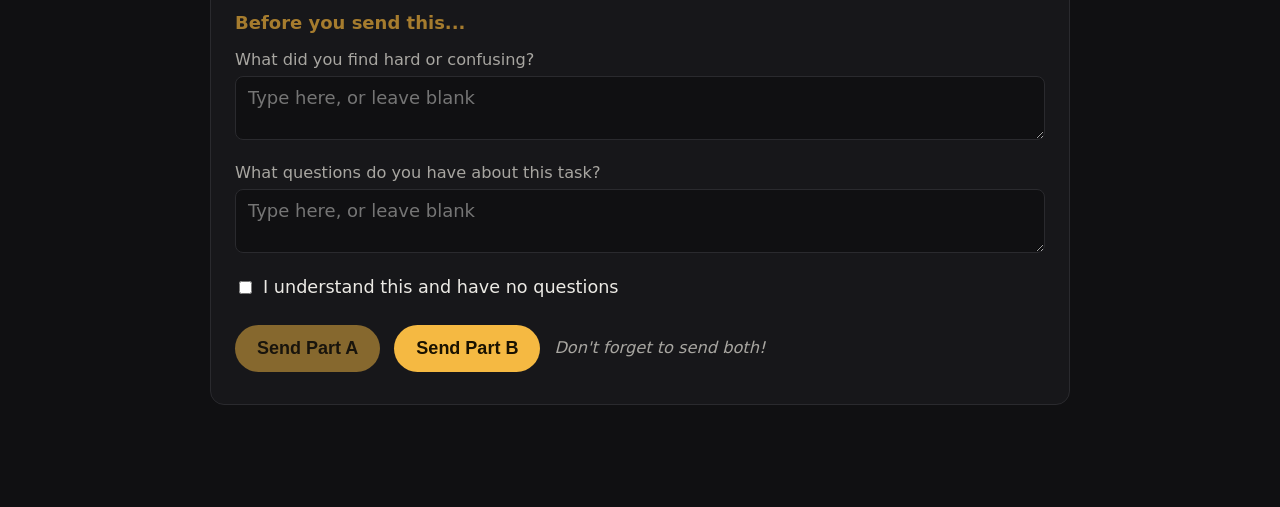
<file: task4-address-phone-breakdown.html>
<!DOCTYPE html>
<html lang="en">
<head>
<meta charset="UTF-8" />
<meta name="viewport" content="width=device-width, initial-scale=1.0" />
<title>Task 4: Address & Phone Breakdown — Life Skills Practice</title>
<link rel="stylesheet" href="../style.css" />
</head>
<body>
<header class="site-header">
  <a class="back-link" href="index.html">&larr; Personal Info &amp; Forms</a>
  <p class="section-badge">Task 4</p>
  <h1>Address &amp; Phone Breakdown</h1>
</header>
<main>

  <div class="task-card">
    <h3 style="margin-top:0;">Part A — Practice with a made-up person</h3>
    <p style="color: var(--text-dim);">Drag each piece into its box.</p>
    <div id="bio-box" class="bio-box"></div>
    <div id="chip-pool-a" class="chip-pool"></div>

    <form id="form-a" onsubmit="return false;">
      <p style="color: var(--text-dim); margin-bottom: 6px;">Address</p>
      <div class="two-col">
        <div class="field-row drop-target" data-accepts="a-house"><label>House Number</label><input type="text" readonly /></div>
        <div class="field-row drop-target" data-accepts="a-street"><label>Street</label><input type="text" readonly /></div>
      </div>
      <div class="two-col">
        <div class="field-row drop-target" data-accepts="a-city"><label>City</label><input type="text" readonly /></div>
        <div class="field-row drop-target" data-accepts="a-state"><label>State</label><input type="text" readonly /></div>
      </div>
      <div class="field-row drop-target" data-accepts="a-zip"><label>Zip Code</label><input type="text" readonly /></div>

      <p style="color: var(--text-dim); margin: 18px 0 6px;">Phone Number</p>
      <div class="two-col">
        <div class="field-row drop-target" data-accepts="a-area"><label>Area Code</label><input type="text" readonly /></div>
        <div class="field-row drop-target" data-accepts="a-rest"><label>Rest of Number</label><input type="text" readonly /></div>
      </div>
    </form>
  </div>

  <div class="task-card">
    <h3 style="margin-top:0;">Part B — Your own information</h3>
    <p style="color: var(--text-dim);">Now fill in your own real address and phone number, broken into the same pieces.</p>

    <form id="form-b" onsubmit="return false;">
      <p style="color: var(--text-dim); margin-bottom: 6px;">Address</p>
      <div class="two-col">
        <div class="field-row"><label>House Number</label><input type="text" id="b-house" /></div>
        <div class="field-row"><label>Street</label><input type="text" id="b-street" /></div>
      </div>
      <div class="two-col">
        <div class="field-row"><label>City</label><input type="text" id="b-city" /></div>
        <div class="field-row"><label>State</label><input type="text" id="b-state" /></div>
      </div>
      <div class="field-row"><label>Zip Code</label><input type="text" id="b-zip" /></div>

      <p style="color: var(--text-dim); margin: 18px 0 6px;">Phone Number</p>
      <div class="two-col">
        <div class="field-row"><label>Area Code</label><input type="text" id="b-area" /></div>
        <div class="field-row"><label>Rest of Number</label><input type="text" id="b-rest" /></div>
      </div>
    </form>
  </div>

  <div class="task-card">
    <div id="feedback-root"></div>
    <div class="actions-row">
      <button id="send-btn" class="primary-btn" disabled onclick="handleSendA()">Send Part A</button>
      <button class="primary-btn" onclick="handleSendB()">Send Part B</button>
      <span class="send-reminder">Don't forget to send both!</span>
    </div>
    <div id="send-status" class="status-msg"></div>
  </div>
</main>

<script src="../personas.js"></script>
<script src="../app.js"></script>
<script>
  const persona = pickPersona();
  document.getElementById("bio-box").textContent = addressPhoneBio(persona);

  const chips = [
    { key: "a-house", value: persona.houseNumber },
    { key: "a-street", value: persona.street },
    { key: "a-city", value: persona.city },
    { key: "a-state", value: persona.state },
    { key: "a-zip", value: persona.zip },
    { key: "a-area", value: persona.areaCode },
    { key: "a-rest", value: `${persona.prefix}-${persona.line}` }
  ];
  chips.sort(() => Math.random() - 0.5);

  const pool = document.getElementById("chip-pool-a");
  chips.forEach((c) => {
    const el = document.createElement("span");
    el.className = "chip";
    el.dataset.key = c.key;
    el.dataset.value = c.value;
    el.textContent = c.value;
    pool.appendChild(el);
  });

  wireDragAndDrop();

  function handleSendA() {
    const data = {};
    document.querySelectorAll("#form-a .drop-target").forEach((t) => {
      data[t.dataset.accepts] = t.querySelector("input").value;
    });
    sendToParent("Address Phone Breakdown - Part A", data);
  }

  function handleSendB() {
    const ids = ["b-house","b-street","b-city","b-state","b-zip","b-area","b-rest"];
    const data = {};
    ids.forEach((id) => { data[id] = document.getElementById(id).value; });
    sendToParent("Address Phone Breakdown - Part B", data);
  }
</script>
</body>
</html>
</file>
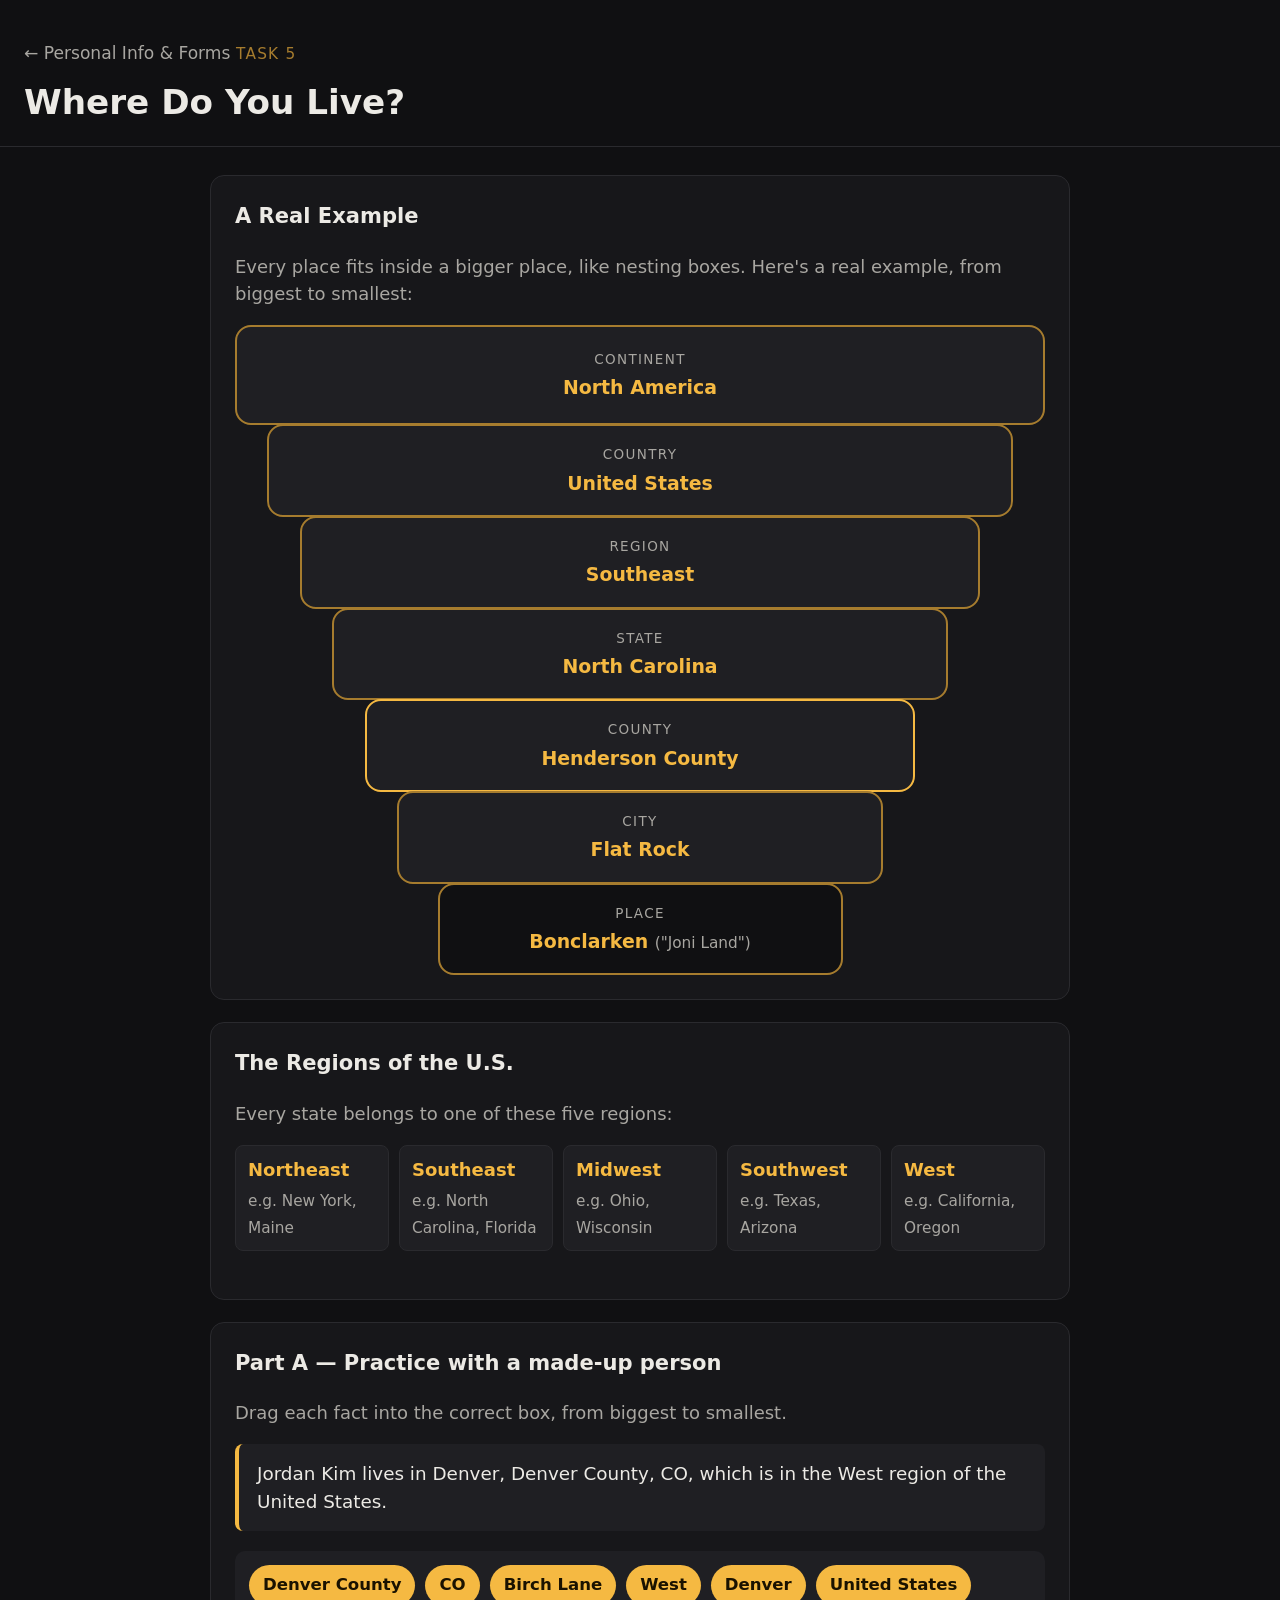
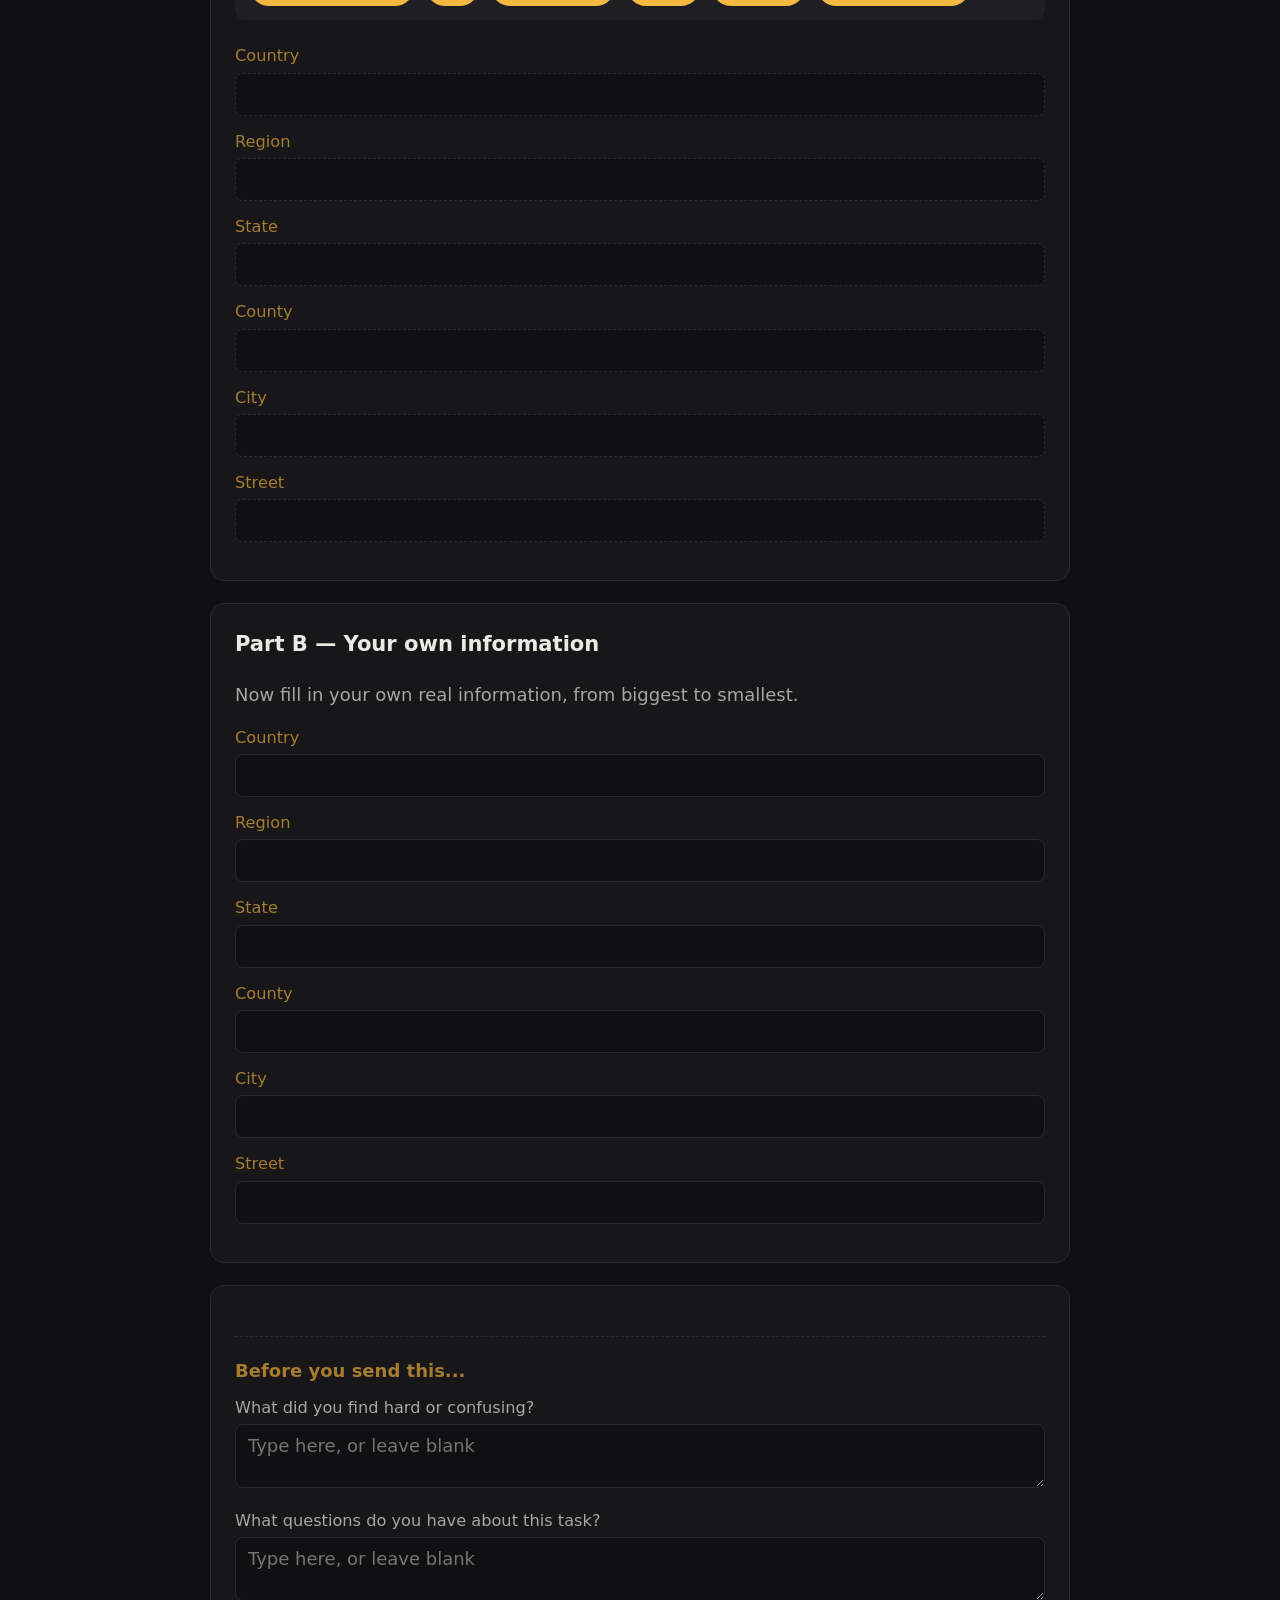
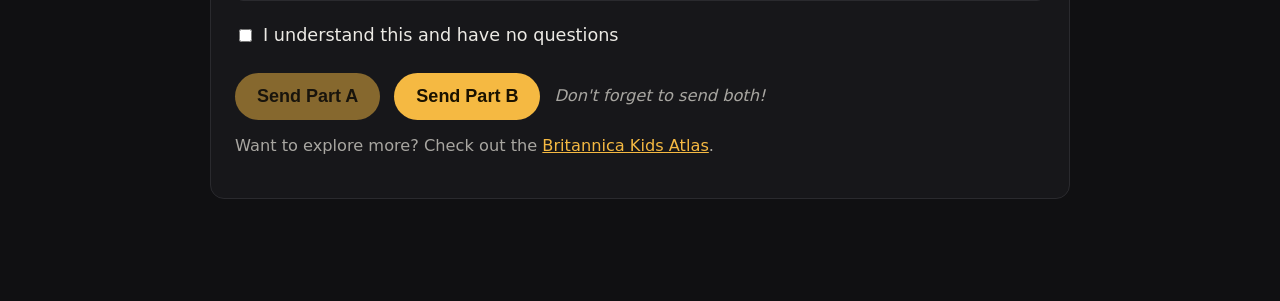
<file: task5-geography-hierarchy.html>
<!DOCTYPE html>
<html lang="en">
<head>
<meta charset="UTF-8" />
<meta name="viewport" content="width=device-width, initial-scale=1.0" />
<title>Task 5: Where Do You Live? — Life Skills Practice</title>
<link rel="stylesheet" href="../style.css" />
</head>
<body>
<header class="site-header">
  <a class="back-link" href="index.html">&larr; Personal Info &amp; Forms</a>
  <p class="section-badge">Task 5</p>
  <h1>Where Do You Live?</h1>
</header>
<main>

  <div class="task-card">
    <h3 style="margin-top:0;">A Real Example</h3>
    <p style="color: var(--text-dim);">Every place fits inside a bigger place, like nesting boxes. Here's a real example, from biggest to smallest:</p>
    <div class="hierarchy-nest">
      <div class="nest-level l-continent">
        <span class="nest-label">Continent</span>
        <span class="nest-value">North America</span>
      </div>
      <div class="nest-level l-country">
        <span class="nest-label">Country</span>
        <span class="nest-value">United States</span>
      </div>
      <div class="nest-level l-region">
        <span class="nest-label">Region</span>
        <span class="nest-value">Southeast</span>
      </div>
      <div class="nest-level l-state">
        <span class="nest-label">State</span>
        <span class="nest-value">North Carolina</span>
      </div>
      <div class="nest-level l-county">
        <span class="nest-label">County</span>
        <span class="nest-value">Henderson County</span>
      </div>
      <div class="nest-level l-city">
        <span class="nest-label">City</span>
        <span class="nest-value">Flat Rock</span>
      </div>
      <div class="nest-level l-street">
        <span class="nest-label">Place</span>
        <span class="nest-value">Bonclarken <span class="aside">("Joni Land")</span></span>
      </div>
    </div>
  </div>

  <div class="task-card">
    <h3 style="margin-top:0;">The Regions of the U.S.</h3>
    <p style="color: var(--text-dim);">Every state belongs to one of these five regions:</p>
    <div class="regions-key">
      <div class="region-item"><strong>Northeast</strong><span>e.g. New York, Maine</span></div>
      <div class="region-item"><strong>Southeast</strong><span>e.g. North Carolina, Florida</span></div>
      <div class="region-item"><strong>Midwest</strong><span>e.g. Ohio, Wisconsin</span></div>
      <div class="region-item"><strong>Southwest</strong><span>e.g. Texas, Arizona</span></div>
      <div class="region-item"><strong>West</strong><span>e.g. California, Oregon</span></div>
    </div>
  </div>

  <div class="task-card">
    <h3 style="margin-top:0;">Part A — Practice with a made-up person</h3>
    <p style="color: var(--text-dim);">Drag each fact into the correct box, from biggest to smallest.</p>
    <div id="bio-box" class="bio-box"></div>
    <div id="chip-pool-a" class="chip-pool"></div>

    <form id="form-a" onsubmit="return false;" class="hierarchy-list">
      <div class="field-row drop-target" data-accepts="a-country"><label>Country</label><input type="text" readonly /></div>
      <div class="field-row drop-target" data-accepts="a-region"><label>Region</label><input type="text" readonly /></div>
      <div class="field-row drop-target" data-accepts="a-state"><label>State</label><input type="text" readonly /></div>
      <div class="field-row drop-target" data-accepts="a-county"><label>County</label><input type="text" readonly /></div>
      <div class="field-row drop-target" data-accepts="a-city"><label>City</label><input type="text" readonly /></div>
      <div class="field-row drop-target" data-accepts="a-street"><label>Street</label><input type="text" readonly /></div>
    </form>
  </div>

  <div class="task-card">
    <h3 style="margin-top:0;">Part B — Your own information</h3>
    <p style="color: var(--text-dim);">Now fill in your own real information, from biggest to smallest.</p>
    <form id="form-b" onsubmit="return false;" class="hierarchy-list">
      <div class="field-row"><label>Country</label><input type="text" id="b-country" /></div>
      <div class="field-row"><label>Region</label><input type="text" id="b-region" /></div>
      <div class="field-row"><label>State</label><input type="text" id="b-state" /></div>
      <div class="field-row"><label>County</label><input type="text" id="b-county" /></div>
      <div class="field-row"><label>City</label><input type="text" id="b-city" /></div>
      <div class="field-row"><label>Street</label><input type="text" id="b-street" /></div>
    </form>
  </div>

  <div class="task-card">
    <div id="feedback-root"></div>
    <div class="actions-row">
      <button id="send-btn" class="primary-btn" disabled onclick="handleSendA()">Send Part A</button>
      <button class="primary-btn" onclick="handleSendB()">Send Part B</button>
      <span class="send-reminder">Don't forget to send both!</span>
    </div>
    <div id="send-status" class="status-msg"></div>
    <p class="external-link-note">Want to explore more? Check out the
      <a href="https://kids.britannica.com/kids/browse/atlas" target="_blank" rel="noopener">Britannica Kids Atlas</a>.
    </p>
  </div>
</main>

<script src="../personas.js"></script>
<script src="../app.js"></script>
<script>
  const persona = pickPersona();
  document.getElementById("bio-box").textContent =
    `${persona.name} lives in ${persona.city}, ${persona.county}, ${persona.state}, ` +
    `which is in the ${persona.region} region of the United States.`;

  const chips = [
    { key: "a-country", value: "United States" },
    { key: "a-region", value: persona.region },
    { key: "a-state", value: persona.state },
    { key: "a-county", value: persona.county },
    { key: "a-city", value: persona.city },
    { key: "a-street", value: persona.street }
  ];
  chips.sort(() => Math.random() - 0.5);

  const pool = document.getElementById("chip-pool-a");
  chips.forEach((c) => {
    const el = document.createElement("span");
    el.className = "chip";
    el.dataset.key = c.key;
    el.dataset.value = c.value;
    el.textContent = c.value;
    pool.appendChild(el);
  });

  wireDragAndDrop();

  function handleSendA() {
    const data = {};
    document.querySelectorAll("#form-a .drop-target").forEach((t) => {
      data[t.dataset.accepts] = t.querySelector("input").value;
    });
    sendToParent("Where Do You Live - Part A", data);
  }

  function handleSendB() {
    const ids = ["b-country","b-region","b-state","b-county","b-city","b-street"];
    const data = {};
    ids.forEach((id) => { data[id] = document.getElementById(id).value; });
    sendToParent("Where Do You Live - Part B", data);
  }
</script>
</body>
</html>
</file>
<file: style.css>
:root {
  --bg: #101012;
  --bg-panel: #17171a;
  --bg-panel-raised: #1f1f23;
  --amber: #f5b942;
  --amber-dim: #a67c2e;
  --text: #eceae5;
  --text-dim: #a8a6a1;
  --border: #2a2a2e;
  --good: #6fbf73;
  --bad: #d97a6a;
  --radius: 14px;
  font-size: 18px;
}

* { box-sizing: border-box; }

body {
  margin: 0;
  background: var(--bg);
  color: var(--text);
  font-family: "Segoe UI", system-ui, -apple-system, sans-serif;
  line-height: 1.5;
}

header.site-header {
  padding: 28px 24px 18px;
  border-bottom: 1px solid var(--border);
}

header.site-header .eyebrow {
  color: var(--amber);
  text-transform: uppercase;
  letter-spacing: 0.12em;
  font-size: 0.8rem;
  font-weight: 600;
  margin: 0 0 6px;
}

header.site-header h1 {
  margin: 0;
  font-size: 1.9rem;
}

a.back-link {
  color: var(--text-dim);
  text-decoration: none;
  font-size: 0.95rem;
  display: inline-block;
  margin-bottom: 10px;
}
a.back-link:hover { color: var(--amber); }

main {
  max-width: 900px;
  margin: 0 auto;
  padding: 28px 20px 80px;
}

/* Tile grid (home page sections, section task cards) */
.tile-grid {
  display: grid;
  grid-template-columns: repeat(auto-fit, minmax(220px, 1fr));
  gap: 18px;
  margin-top: 22px;
}

.tile {
  background: var(--bg-panel);
  border: 1px solid var(--border);
  border-radius: var(--radius);
  padding: 22px 20px;
  text-decoration: none;
  color: var(--text);
  display: block;
  transition: border-color 0.15s ease, transform 0.1s ease;
}
.tile:hover, .tile:focus-visible {
  border-color: var(--amber-dim);
  transform: translateY(-2px);
}
.tile .tile-icon { font-size: 1.8rem; margin-bottom: 10px; display: block; }
.tile h3 { margin: 0 0 6px; font-size: 1.15rem; }
.tile p { margin: 0; color: var(--text-dim); font-size: 0.95rem; }

.task-tile .task-number {
  display: inline-block;
  background: var(--amber);
  color: #1a1200;
  font-weight: 700;
  border-radius: 999px;
  width: 30px;
  height: 30px;
  line-height: 30px;
  text-align: center;
  margin-bottom: 10px;
}

/* Task page shell */
.task-card {
  background: var(--bg-panel);
  border: 1px solid var(--border);
  border-radius: var(--radius);
  padding: 24px;
  margin-bottom: 22px;
}

.bio-box {
  background: var(--bg-panel-raised);
  border-left: 4px solid var(--amber);
  padding: 16px 18px;
  border-radius: 8px;
  margin-bottom: 20px;
  font-size: 1.02rem;
}

.field-row { margin-bottom: 14px; }
.field-row label {
  display: block;
  font-size: 0.9rem;
  color: var(--text-dim);
  margin-bottom: 4px;
}
.field-row input[type="text"],
.field-row input[type="email"],
.field-row input[type="tel"],
.field-row input[type="date"],
.field-row select,
.field-row textarea {
  width: 100%;
  padding: 10px 12px;
  background: var(--bg);
  border: 1px solid var(--border);
  border-radius: 8px;
  color: var(--text);
  font-size: 1rem;
  font-family: inherit;
}
.field-row textarea { resize: vertical; min-height: 60px; }

.field-row.drop-target input {
  border-style: dashed;
}
.field-row.drop-target.filled input {
  border-style: solid;
  border-color: var(--good);
}
.field-row.drop-target.over input {
  border-color: var(--amber);
  background: var(--bg-panel-raised);
}

.chip-pool {
  display: flex;
  flex-wrap: wrap;
  gap: 10px;
  margin: 16px 0 24px;
  padding: 14px;
  background: var(--bg-panel-raised);
  border-radius: 10px;
  min-height: 54px;
}
.chip {
  background: var(--amber);
  color: #1a1200;
  padding: 8px 14px;
  border-radius: 999px;
  font-weight: 600;
  font-size: 0.92rem;
  cursor: grab;
  user-select: none;
}
.chip:active { cursor: grabbing; }
.chip.placed { opacity: 0.3; cursor: default; }

.two-col {
  display: grid;
  grid-template-columns: 1fr 1fr;
  gap: 0 20px;
}
@media (max-width: 560px) {
  .two-col { grid-template-columns: 1fr; }
}

fieldset {
  border: 1px solid var(--border);
  border-radius: 10px;
  margin: 0 0 18px;
  padding: 14px 16px;
}
fieldset legend {
  color: var(--amber);
  font-weight: 600;
  padding: 0 6px;
}

.radio-group { display: flex; gap: 18px; }
.radio-group label { display: flex; align-items: center; gap: 6px; color: var(--text); font-size: 1rem; }

/* Feedback block, shared on every task */
.feedback-block {
  border-top: 1px dashed var(--border);
  margin-top: 26px;
  padding-top: 20px;
}
.feedback-block h4 { margin: 0 0 12px; color: var(--amber-dim); font-size: 1rem; }
.checkbox-row { display: flex; align-items: center; gap: 8px; margin-top: 12px; }
.checkbox-row label { font-size: 0.98rem; }

.actions-row {
  display: flex;
  align-items: center;
  gap: 14px;
  margin-top: 24px;
  flex-wrap: wrap;
}

button.primary-btn {
  background: var(--amber);
  color: #1a1200;
  border: none;
  font-weight: 700;
  font-size: 1rem;
  padding: 13px 22px;
  border-radius: 999px;
  cursor: pointer;
}
button.primary-btn:hover { background: #ffca5c; }
button.primary-btn:disabled { opacity: 0.5; cursor: not-allowed; }

button.secondary-btn {
  background: transparent;
  color: var(--text-dim);
  border: 1px solid var(--border);
  font-size: 0.95rem;
  padding: 10px 16px;
  border-radius: 999px;
  cursor: pointer;
}
button.secondary-btn:hover { border-color: var(--amber-dim); color: var(--text); }

.send-reminder {
  color: var(--text-dim);
  font-size: 0.9rem;
  font-style: italic;
}

.status-msg {
  font-size: 0.92rem;
  margin-top: 8px;
}
.status-msg.ok { color: var(--good); }
.status-msg.err { color: var(--bad); }

/* Nested geography hierarchy reference diagram */
.hierarchy-nest {
  display: flex;
  flex-direction: column;
  align-items: center;
}
.nest-level {
  width: 100%;
  border: 2px solid var(--amber-dim);
  border-radius: 16px;
  padding: 18px;
  display: flex;
  flex-direction: column;
  align-items: center;
  background: var(--bg-panel-raised);
}
.nest-level .nest-label {
  font-size: 0.75rem;
  text-transform: uppercase;
  letter-spacing: 0.1em;
  color: var(--text-dim);
  margin-bottom: 4px;
}
.nest-level .nest-value {
  font-weight: 700;
  color: var(--amber);
  font-size: 1.05rem;
}
.nest-level .nest-value .aside {
  color: var(--text-dim);
  font-weight: 400;
  font-size: 0.85rem;
}
.nest-level + .nest-level { margin-top: -1px; }
.nest-level.l-continent { padding: 22px; }
.nest-level.l-country { width: 92%; }
.nest-level.l-region { width: 84%; }
.nest-level.l-state { width: 76%; }
.nest-level.l-county { width: 68%; border-color: var(--amber); }
.nest-level.l-city { width: 60%; }
.nest-level.l-street { width: 50%; background: var(--bg); }

.regions-key {
  display: grid;
  grid-template-columns: repeat(auto-fit, minmax(140px, 1fr));
  gap: 10px;
  margin: 16px 0 24px;
}
.regions-key .region-item {
  background: var(--bg-panel-raised);
  border: 1px solid var(--border);
  border-radius: 8px;
  padding: 10px 12px;
}
.regions-key .region-item strong { color: var(--amber); display: block; margin-bottom: 3px; }
.regions-key .region-item span { color: var(--text-dim); font-size: 0.85rem; }

.hierarchy-list .field-row label { color: var(--amber-dim); }

.external-link-note {
  margin-top: 14px;
  font-size: 0.9rem;
  color: var(--text-dim);
}
.external-link-note a { color: var(--amber); }

.section-badge {
  display: inline-block;
  color: var(--amber-dim);
  font-size: 0.85rem;
  text-transform: uppercase;
  letter-spacing: 0.08em;
  margin-bottom: 4px;
}
</file>
